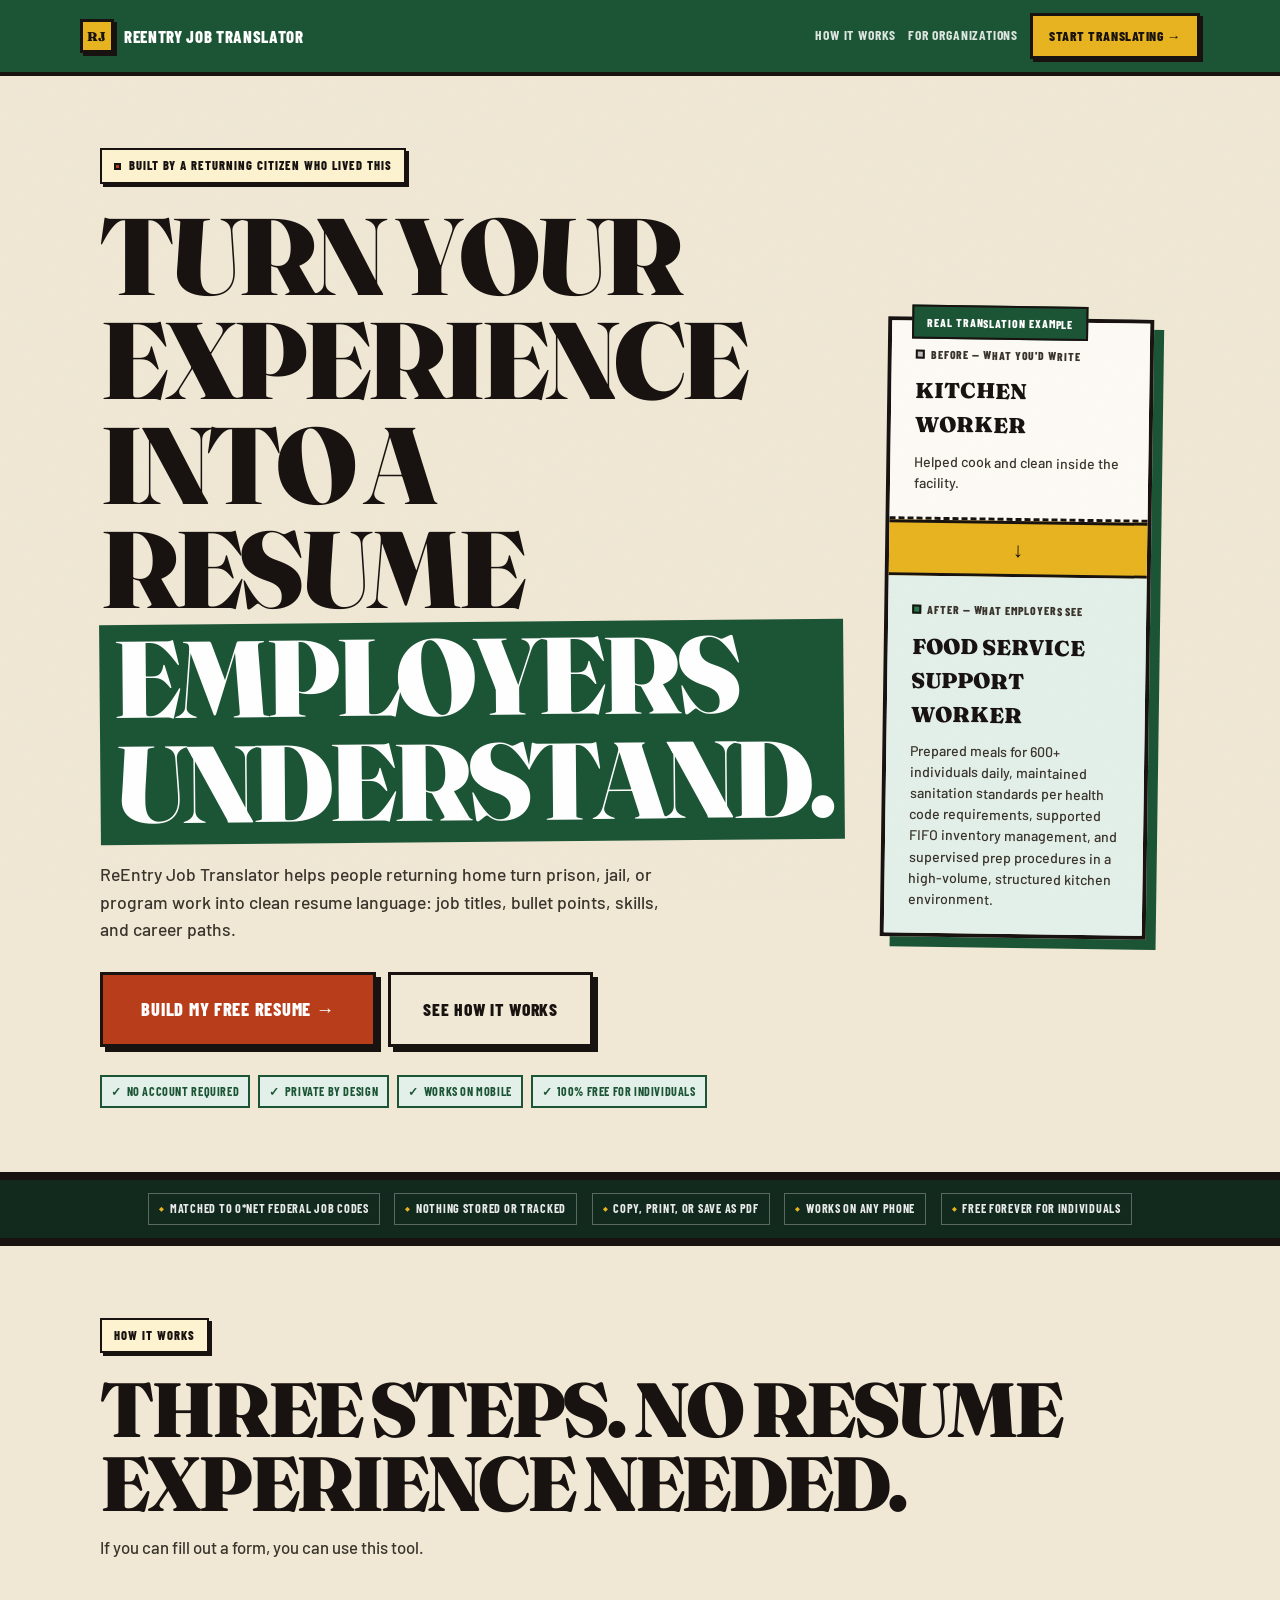
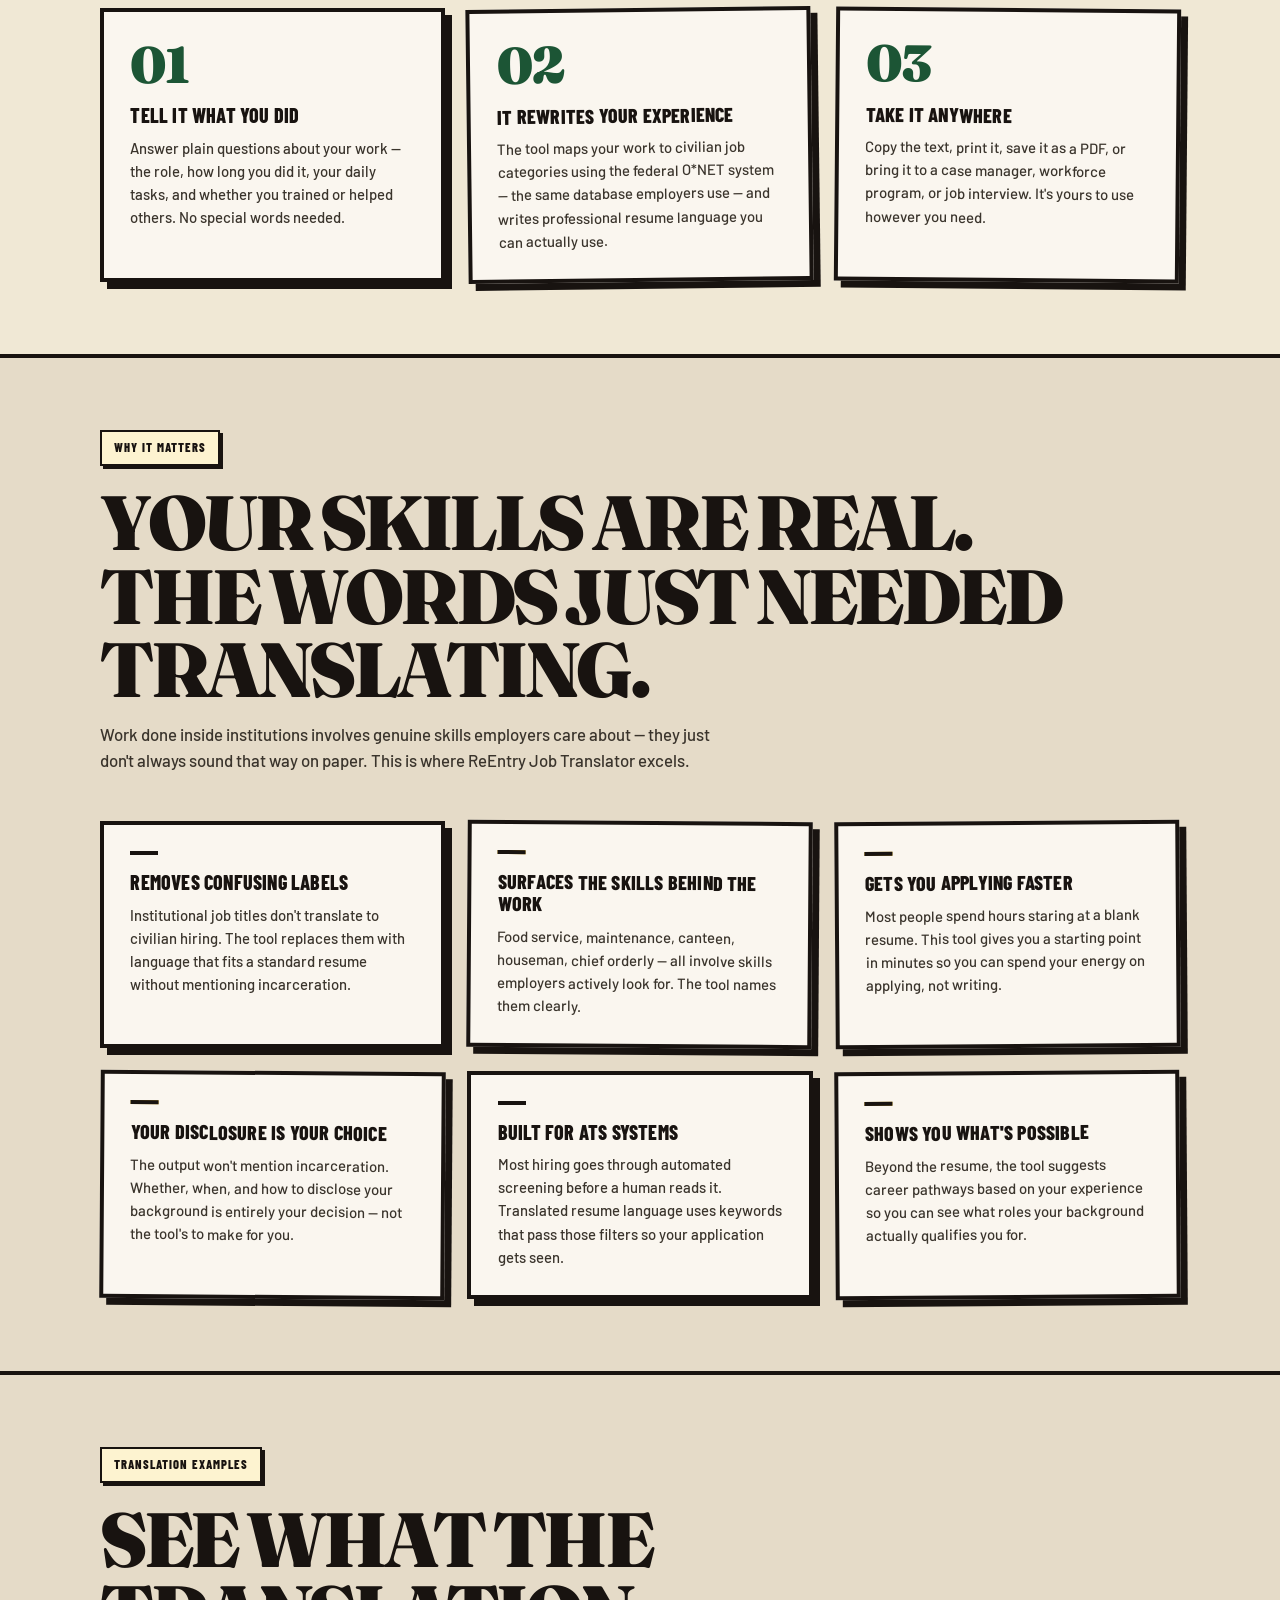
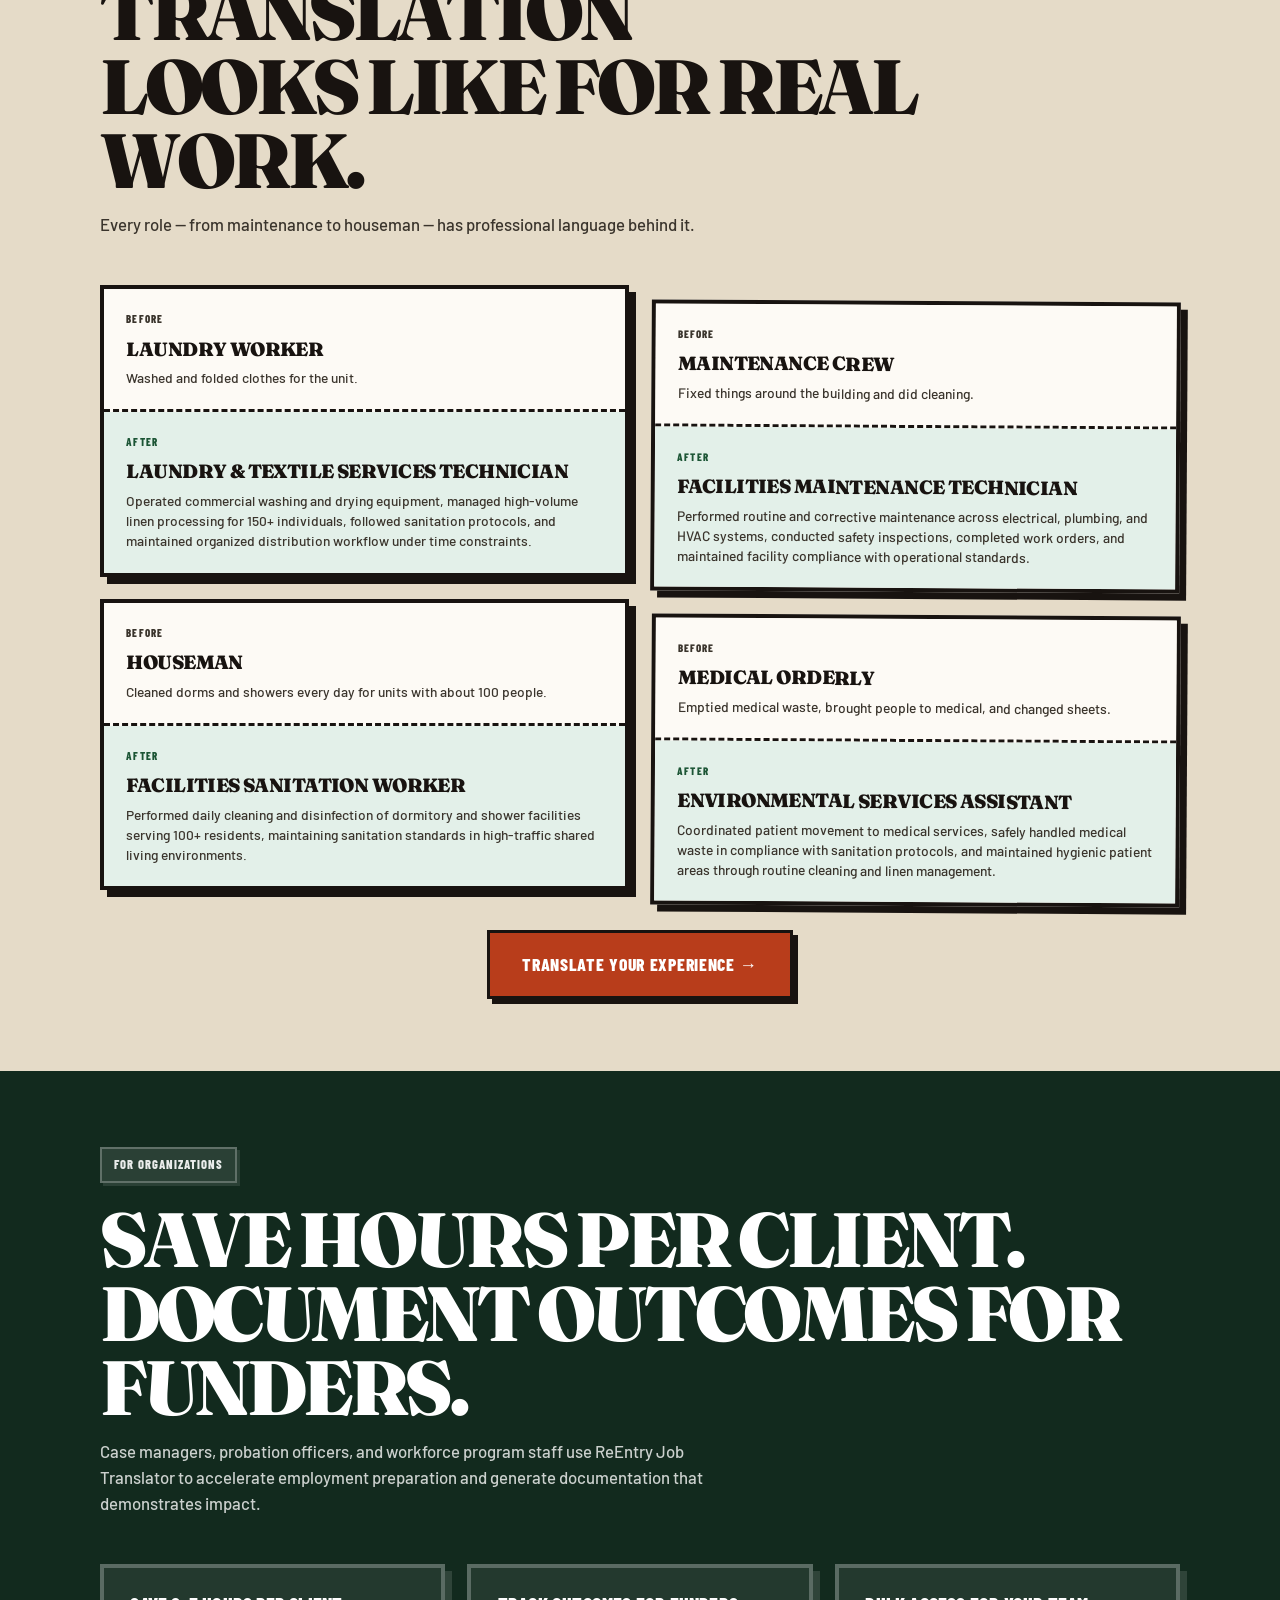
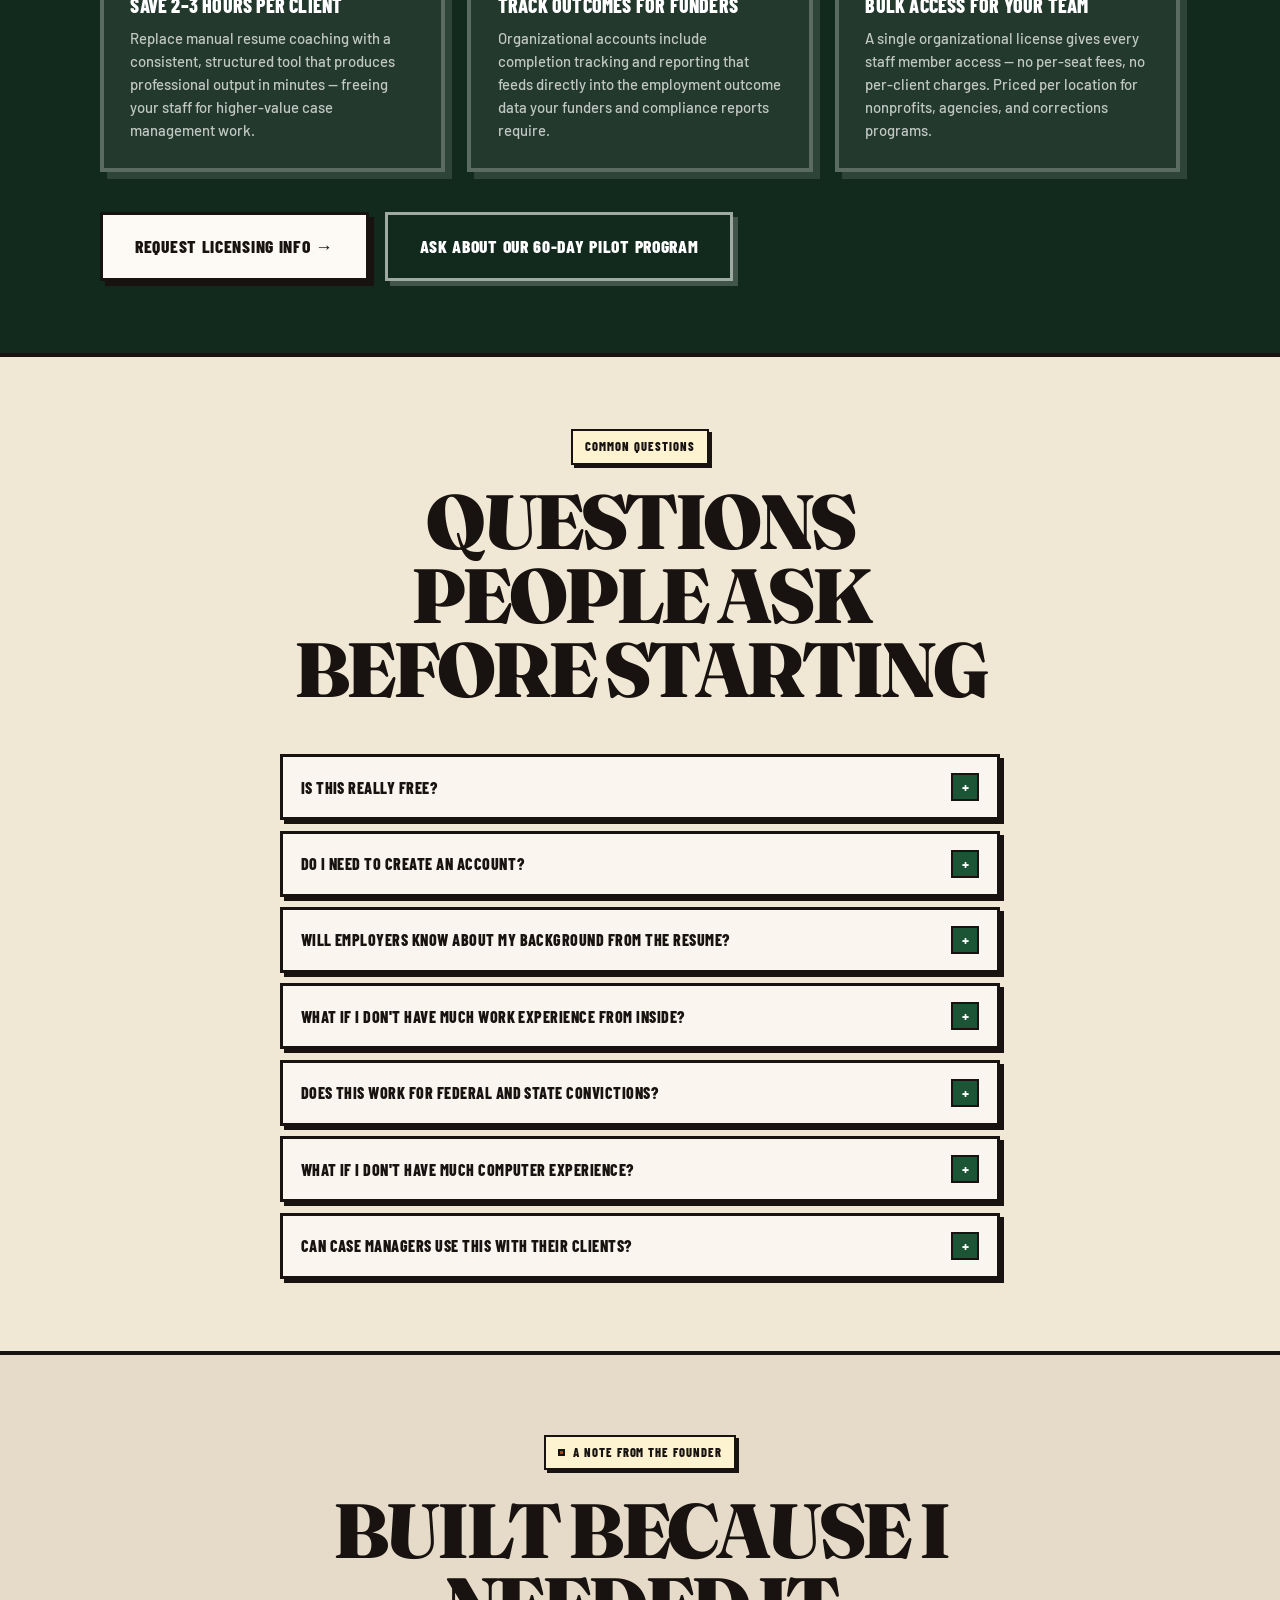
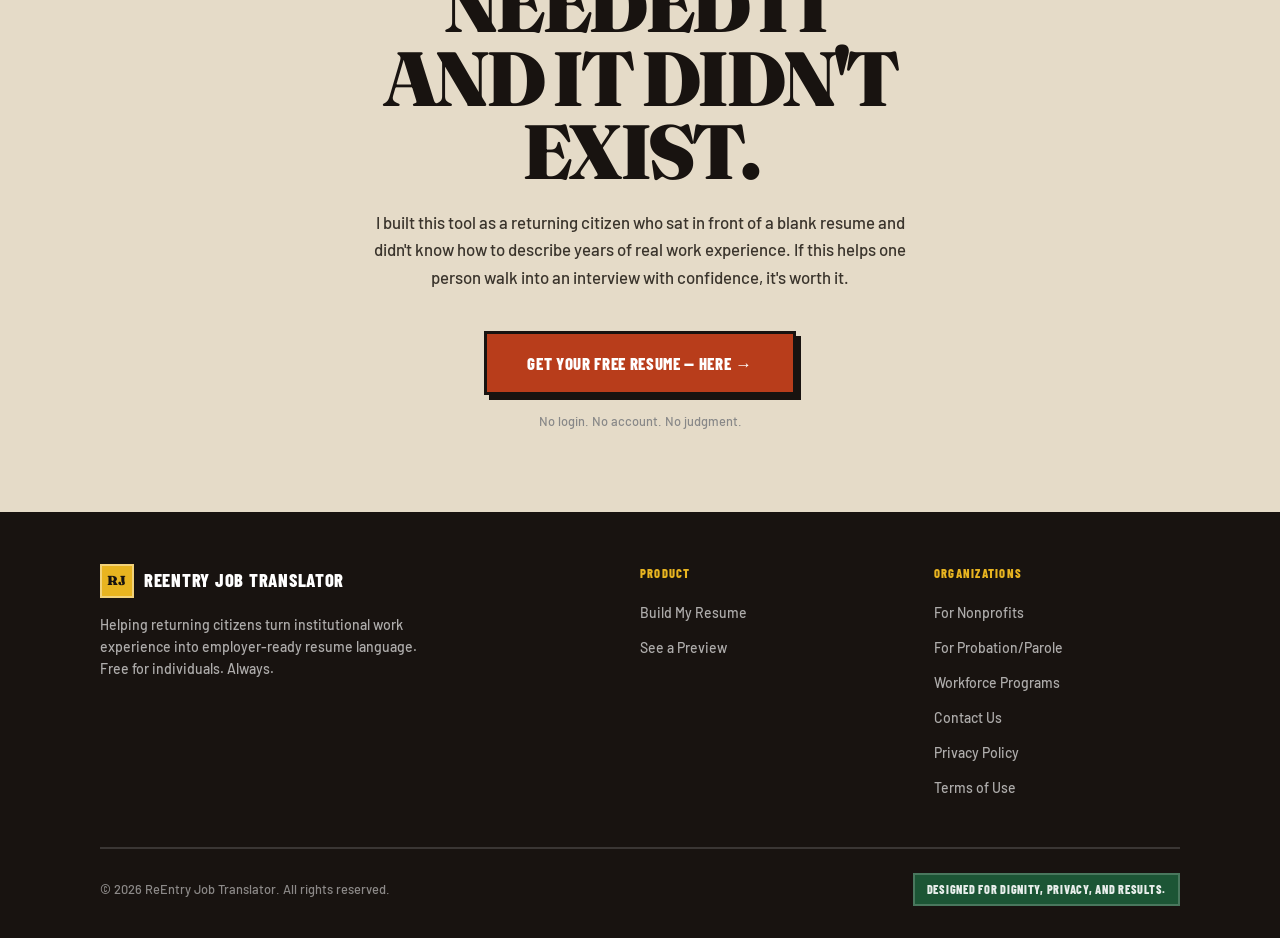
<file: index.html>
<!DOCTYPE html>
<html lang="en">
<head>
<meta charset="UTF-8">
<meta name="viewport" content="width=device-width, initial-scale=1.0">
<title>ReEntry Job Translator | Free Resume Builder for Returning Citizens</title>
<meta name="description" content="Turn your prison, jail, or program work experience into employer-ready resume language. Free for individuals. Built by a returning citizen. No account required.">
<meta property="og:title" content="ReEntry Job Translator — Turn Your Experience Into a Resume Employers Understand">
<meta property="og:description" content="Free resume tool for returning citizens. Translates institutional work into professional job titles, bullet points, and career paths. No login. No judgment.">
<meta property="og:url" content="https://reentryjobtranslator.com">
<meta property="og:type" content="website">
<meta name="twitter:card" content="summary_large_image">
<link rel="preconnect" href="https://fonts.googleapis.com">
<link rel="preconnect" href="https://fonts.gstatic.com" crossorigin>
<link href="https://fonts.googleapis.com/css2?family=Barlow:wght@400;500;600;700&family=Barlow+Condensed:wght@500;600;700;800&family=Fraunces:ital,opsz,wght@0,9..144,400;0,9..144,700;0,9..144,900;1,9..144,400&display=swap" rel="stylesheet">
<style>
/* ── Civic / Cooperative ReEntry — Design v2 ─────────────────────── */
:root {
  --ink:        #181310;
  --ink-soft:   #3a342c;
  --cream:      #f0e8d5;
  --cream-alt:  #e5dbc8;
  --cream-card: #faf6ef;
  --white:      #fdfaf5;
  --green:      #1c5535;
  --green-mid:  #2a7a4e;
  --green-pale: #e3f0e9;
  --rust:       #b83d1b;
  --rust-pale:  #f5ebe6;
  --gold:       #c99c18;
  --gold-bright:#e8b420;
  --gold-pale:  #fdf3d0;
  --org-bg:     #122a1e;
  --border:     var(--ink);
}

*, *::before, *::after { box-sizing: border-box; margin: 0; padding: 0; }
html { scroll-behavior: smooth; }

body {
  font-family: 'Barlow', Arial, sans-serif;
  background: var(--cream);
  color: var(--ink);
  font-size: 16px;
  line-height: 1.58;
  -webkit-font-smoothing: antialiased;
  position: relative;
}

/* Grain overlay — printed feel */
body::before {
  content: '';
  position: fixed;
  inset: 0;
  background-image: url("data:image/svg+xml,%3Csvg xmlns='http://www.w3.org/2000/svg' width='200' height='200'%3E%3Cfilter id='n'%3E%3CfeTurbulence type='fractalNoise' baseFrequency='0.75' numOctaves='4' stitchTiles='stitch'/%3E%3C/filter%3E%3Crect width='200' height='200' filter='url(%23n)' opacity='0.035'/%3E%3C/svg%3E");
  pointer-events: none;
  z-index: 9999;
  mix-blend-mode: multiply;
}

a { color: inherit; text-decoration: none; }
p { color: var(--ink-soft); font-weight: 500; }

h1, h2, h3 {
  font-family: 'Fraunces', Georgia, serif;
  line-height: 0.96;
  letter-spacing: -0.045em;
  color: var(--ink);
}

h1 {
  font-size: clamp(3rem, 9vw, 6.8rem);
  font-weight: 900;
  text-transform: uppercase;
}

h2 {
  font-size: clamp(2.2rem, 6vw, 5rem);
  font-weight: 900;
  text-transform: uppercase;
}

h3 {
  font-family: 'Barlow Condensed', Arial Narrow, sans-serif;
  font-size: 1.25rem;
  font-weight: 800;
  text-transform: uppercase;
  letter-spacing: 0.01em;
  line-height: 1.1;
}

/* ── Layout ────────────────────────────────────────────────────────── */
.container       { max-width: 1120px; margin: 0 auto; padding: 0 1.25rem; }
.container-narrow{ max-width: 760px;  margin: 0 auto; padding: 0 1.25rem; }

section {
  padding: 4.5rem 0;
  border-top: 4px solid var(--ink);
}

/* ── Nav ─────────────────────────────────────────────────────────── */
nav {
  position: sticky;
  top: 0;
  z-index: 100;
  background: var(--green);
  border-bottom: 4px solid var(--ink);
  padding: 0.8rem 1rem;
}

.nav-inner {
  max-width: 1120px;
  margin: 0 auto;
  display: flex;
  align-items: center;
  justify-content: space-between;
  gap: 1rem;
}

.nav-logo {
  font-family: 'Barlow Condensed', Arial Narrow, sans-serif;
  font-size: 1.05rem;
  font-weight: 800;
  color: #fff;
  display: flex;
  align-items: center;
  gap: 10px;
  text-transform: uppercase;
  letter-spacing: 0.04em;
}

.nav-logo-mark {
  width: 34px;
  height: 34px;
  background: var(--gold-bright);
  border: 3px solid var(--ink);
  color: var(--ink);
  display: flex;
  align-items: center;
  justify-content: center;
  font-size: 0.8rem;
  font-weight: 900;
  box-shadow: 3px 3px 0 var(--ink);
  font-family: 'Fraunces', Georgia, serif;
}

.nav-right { display: flex; align-items: center; gap: 0.75rem; flex-wrap: wrap; }

.nav-link {
  font-family: 'Barlow Condensed', Arial Narrow, sans-serif;
  font-size: 0.85rem;
  font-weight: 700;
  color: rgba(255,255,255,0.85);
  text-transform: uppercase;
  letter-spacing: 0.06em;
  border-bottom: 2px solid transparent;
  transition: color 0.15s, border-color 0.15s;
}

.nav-link:hover { color: #fff; border-bottom-color: var(--gold-bright); }

.nav-cta {
  background: var(--gold-bright);
  color: var(--ink);
  font-family: 'Barlow Condensed', Arial Narrow, sans-serif;
  font-size: 0.85rem;
  font-weight: 800;
  padding: 0.6rem 1rem;
  border: 3px solid var(--ink);
  text-transform: uppercase;
  letter-spacing: 0.04em;
  box-shadow: 3px 3px 0 var(--ink);
  white-space: nowrap;
  transition: transform 0.1s, box-shadow 0.1s;
}

.nav-cta:hover {
  transform: translate(2px, 2px);
  box-shadow: 1px 1px 0 var(--ink);
}

/* ── Tags ───────────────────────────────────────────────────────── */
.founder-tag,
.section-tag {
  display: inline-flex;
  align-items: center;
  gap: 8px;
  background: var(--gold-pale);
  border: 2.5px solid var(--ink);
  padding: 6px 12px;
  font-family: 'Barlow Condensed', Arial Narrow, sans-serif;
  font-size: 0.78rem;
  font-weight: 800;
  color: var(--ink);
  margin-bottom: 1.25rem;
  text-transform: uppercase;
  letter-spacing: 0.08em;
  box-shadow: 3px 3px 0 var(--ink);
}

.founder-tag::before {
  content: '';
  width: 7px;
  height: 7px;
  background: var(--rust);
  border: 2px solid var(--ink);
  flex-shrink: 0;
}

/* ── Buttons ──────────────────────────────────────────────────────── */
.btn-primary,
.btn-ghost,
.btn-terra,
.btn-white,
.btn-white-ghost {
  display: inline-flex;
  align-items: center;
  justify-content: center;
  gap: 10px;
  font-family: 'Barlow Condensed', Arial Narrow, sans-serif;
  font-weight: 800;
  font-size: 1.1rem;
  letter-spacing: 0.04em;
  padding: 1.1rem 2rem;
  border: 3.5px solid var(--ink);
  cursor: pointer;
  text-transform: uppercase;
  box-shadow: 5px 5px 0 var(--ink);
  transition: transform 0.1s ease, box-shadow 0.1s ease;
  min-height: 60px;
}

.btn-primary,
.btn-terra {
  background: var(--rust);
  color: white;
}

.btn-ghost {
  background: var(--cream);
  color: var(--ink);
}

.btn-white {
  background: var(--white);
  color: var(--ink);
}

.btn-white-ghost {
  background: transparent;
  color: white;
  border-color: rgba(255,255,255,0.6);
  box-shadow: 5px 5px 0 rgba(255,255,255,0.2);
}

.btn-primary:hover,
.btn-ghost:hover,
.btn-terra:hover,
.btn-white:hover {
  transform: translate(2px, 2px);
  box-shadow: 2px 2px 0 var(--ink);
}

.btn-white-ghost:hover {
  transform: translate(2px, 2px);
  box-shadow: 2px 2px 0 rgba(255,255,255,0.2);
  border-color: white;
}

/* ── Hero ────────────────────────────────────────────────────────── */
.hero {
  padding: 4.5rem 0 4rem;
  background: var(--cream);
  border-top: none;
  border-bottom: 4px solid var(--ink);
  overflow: hidden;
}

.hero-grid {
  display: grid;
  grid-template-columns: 1.1fr 0.9fr;
  gap: 2.5rem;
  align-items: center;
}

.hero-eyebrow {
  display: flex;
  align-items: center;
  gap: 0.75rem;
  margin-bottom: 1.1rem;
}

.hero-eyebrow-line {
  width: 32px;
  height: 3px;
  background: var(--green);
}

.hero-headline {
  margin-bottom: 1.25rem;
}

.hero-headline em {
  display: inline-block;
  background: var(--green);
  color: #fff;
  padding: 0.02em 0.12em 0.08em;
  font-style: normal;
  transform: rotate(-0.5deg);
}

.hero-sub {
  font-size: 1.1rem;
  margin-bottom: 1.8rem;
  max-width: 560px;
  line-height: 1.55;
  font-weight: 500;
  color: var(--ink-soft);
}

.hero-actions {
  display: flex;
  flex-wrap: wrap;
  gap: 12px;
  margin-bottom: 1.75rem;
}

.hero-actions .btn-primary {
  font-size: 1.15rem;
  padding: 1.25rem 2.4rem;
  min-height: 68px;
}

.hero-trust {
  display: flex;
  flex-wrap: wrap;
  gap: 0.5rem;
  font-family: 'Barlow Condensed', Arial Narrow, sans-serif;
  font-size: 0.76rem;
  color: var(--ink);
  font-weight: 700;
  text-transform: uppercase;
  letter-spacing: 0.05em;
}

.hero-trust span {
  display: inline-flex;
  align-items: center;
  gap: 5px;
  background: var(--green-pale);
  border: 2px solid var(--green);
  padding: 5px 9px;
  color: var(--green);
}

.hero-trust span::before {
  content: '✓';
  font-weight: 900;
}

/* ── Before/After Card ───────────────────────────────────────────── */
.transform-card {
  background: var(--cream-card);
  border: 4px solid var(--ink);
  box-shadow: 10px 10px 0 var(--green);
  overflow: visible;
  position: relative;
  transform: rotate(0.8deg);
}

.transform-label {
  position: absolute;
  top: -16px;
  left: 20px;
  background: var(--green);
  color: #fff;
  font-family: 'Barlow Condensed', Arial Narrow, sans-serif;
  font-size: 0.72rem;
  font-weight: 800;
  letter-spacing: 0.08em;
  text-transform: uppercase;
  padding: 6px 13px;
  border: 2.5px solid var(--ink);
  white-space: nowrap;
}

.transform-before,
.transform-after {
  padding: 1.5rem;
}

.transform-before {
  background: var(--white);
  border-bottom: 3px dashed var(--ink);
}

.transform-after {
  background: var(--green-pale);
}

.transform-tag {
  font-family: 'Barlow Condensed', Arial Narrow, sans-serif;
  font-size: 0.72rem;
  font-weight: 800;
  letter-spacing: 0.08em;
  text-transform: uppercase;
  margin-bottom: 0.7rem;
  display: flex;
  align-items: center;
  gap: 6px;
  color: var(--ink-soft);
}

.transform-tag .dot {
  width: 9px;
  height: 9px;
  border: 2px solid var(--ink);
}

.transform-tag.before .dot { background: #bbb; }
.transform-tag.after  .dot { background: var(--green-mid); }

.transform-title {
  font-family: 'Fraunces', Georgia, serif;
  font-size: 1.35rem;
  font-weight: 900;
  margin-bottom: 0.5rem;
  color: var(--ink);
  text-transform: uppercase;
}

.transform-desc {
  font-size: 0.88rem;
  color: var(--ink-soft);
  line-height: 1.5;
  font-weight: 500;
}

.transform-arrow {
  text-align: center;
  padding: 0.55rem;
  background: var(--gold-bright);
  color: var(--ink);
  font-size: 1.3rem;
  font-weight: 900;
  border-bottom: 3px solid var(--ink);
  border-top: 3px solid var(--ink);
}

/* ── Trust bar ───────────────────────────────────────────────────── */
.trust-bar {
  background: var(--org-bg);
  color: white;
  padding: 13px 0;
  border-top: 4px solid var(--ink);
  border-bottom: 4px solid var(--ink);
}

.trust-bar-inner {
  display: flex;
  flex-wrap: wrap;
  justify-content: center;
  gap: 0.6rem 0.9rem;
}

.trust-item {
  color: rgba(255,255,255,0.9);
  font-family: 'Barlow Condensed', Arial Narrow, sans-serif;
  font-weight: 700;
  text-transform: uppercase;
  font-size: 0.76rem;
  letter-spacing: 0.06em;
  border: 1.5px solid rgba(255,255,255,0.3);
  padding: 5px 10px;
  display: flex;
  align-items: center;
  gap: 5px;
}

.trust-item::before {
  content: '◆';
  font-size: 0.4rem;
  color: var(--gold-bright);
}

/* ── Section headers ─────────────────────────────────────────────── */
.section-header { margin-bottom: 0.75rem; }

.section-header p {
  font-size: 1.05rem;
  max-width: 640px;
  font-weight: 500;
  color: var(--ink-soft);
  margin-top: 0.85rem;
  line-height: 1.55;
}

/* ── Grids & Cards ───────────────────────────────────────────────── */
.steps-grid,
.why-grid,
.examples-grid,
.org-grid {
  display: grid;
  gap: 1.4rem;
  margin-top: 3rem;
}

.steps-grid    { grid-template-columns: repeat(3, 1fr); }
.why-grid      { grid-template-columns: repeat(3, 1fr); }
.examples-grid { grid-template-columns: repeat(2, 1fr); }
.org-grid      { grid-template-columns: repeat(3, 1fr); }

.step-card,
.why-card,
.example-card,
.org-card,
.email-card {
  border: 4px solid var(--ink);
  background: var(--cream-card);
  box-shadow: 7px 7px 0 var(--ink);
}

.step-card,
.why-card,
.org-card {
  padding: 1.65rem;
}

.step-card:nth-child(2) { transform: rotate(-0.7deg); }
.step-card:nth-child(3) { transform: rotate(0.5deg); }
.why-card:nth-child(2n) { transform: rotate(0.4deg); }
.why-card:nth-child(3n) { transform: rotate(-0.4deg); }
.example-card:nth-child(2n) { transform: translateY(16px) rotate(0.35deg); }

.step-card:hover,
.why-card:hover,
.example-card:hover {
  transform: translate(2px, 2px);
  box-shadow: 3px 3px 0 var(--ink);
}

.step-num {
  font-family: 'Fraunces', Georgia, serif;
  font-size: 3.2rem;
  font-weight: 900;
  color: var(--green);
  line-height: 1;
  margin-bottom: 0.9rem;
  letter-spacing: -0.04em;
}

.step-card h3,
.why-card h3,
.org-card h3 {
  color: var(--ink);
  margin-bottom: 0.65rem;
}

.step-card p,
.why-card p,
.org-card p {
  font-size: 0.93rem;
  font-weight: 500;
  color: var(--ink-soft);
  line-height: 1.55;
}

/* ── Why icons ─────────────────────────────────────────────────────── */
.why-icon {
  width: 28px;
  height: 4px;
  background: var(--gold-bright);
  border: 2px solid var(--ink);
  margin-bottom: 1rem;
}

/* ── Sections with alt background ───────────────────────────────── */
.alt-bg {
  background: var(--cream-alt);
}

/* ── Examples ────────────────────────────────────────────────────── */
.examples-section {
  background: var(--cream-alt);
}

.example-card { overflow: hidden; }

.example-before,
.example-after {
  padding: 1.3rem 1.4rem;
}

.example-before {
  border-bottom: 3px dashed var(--ink);
  background: var(--white);
}

.example-after {
  background: var(--green-pale);
}

.example-row-label {
  font-family: 'Barlow Condensed', Arial Narrow, sans-serif;
  font-size: 0.68rem;
  font-weight: 800;
  letter-spacing: 0.1em;
  text-transform: uppercase;
  margin-bottom: 0.4rem;
}

.example-row-label.b { color: var(--ink-soft); }
.example-row-label.a { color: var(--green); }

.example-title {
  font-family: 'Fraunces', Georgia, serif;
  font-size: 1.2rem;
  font-weight: 900;
  color: var(--ink);
  margin-bottom: 4px;
  text-transform: uppercase;
  letter-spacing: -0.03em;
}

.example-desc {
  font-size: 0.86rem;
  color: var(--ink-soft);
  line-height: 1.48;
  font-weight: 500;
}

/* ── Organizations ───────────────────────────────────────────────── */
.org-section {
  background: var(--org-bg);
  color: #fff;
  border-top-color: var(--org-bg);
}

.org-section h2,
.org-section h3 {
  color: #fff;
}

.org-section .section-header p {
  color: rgba(255,255,255,0.78);
}

.org-section p {
  color: rgba(255,255,255,0.78);
}

.org-card {
  background: rgba(255,255,255,0.07);
  border-color: rgba(255,255,255,0.25);
  box-shadow: 7px 7px 0 rgba(255,255,255,0.12);
}

.org-card h3 { color: #fff; }
.org-card p  { color: rgba(255,255,255,0.72); }

.org-cta-row {
  display: flex;
  flex-wrap: wrap;
  gap: 1rem;
  margin-top: 2.5rem;
}

/* ── FAQ ─────────────────────────────────────────────────────────── */
.faq-section { background: var(--cream); }

.faq-list {
  max-width: 760px;
  margin: 3rem auto 0;
  display: flex;
  flex-direction: column;
  gap: 0.65rem;
}

.faq-item {
  border: 3.5px solid var(--ink);
  background: var(--cream-card);
  box-shadow: 4px 4px 0 var(--ink);
}

.faq-q {
  display: flex;
  justify-content: space-between;
  align-items: center;
  padding: 1rem 1.1rem;
  cursor: pointer;
  font-family: 'Barlow Condensed', Arial Narrow, sans-serif;
  font-weight: 800;
  font-size: 1rem;
  letter-spacing: 0.03em;
  color: var(--ink);
  gap: 1rem;
  user-select: none;
  list-style: none;
  text-transform: uppercase;
}

.faq-q::-webkit-details-marker { display: none; }

.faq-icon {
  width: 28px;
  height: 28px;
  min-width: 28px;
  background: var(--green);
  border: 2.5px solid var(--ink);
  display: flex;
  align-items: center;
  justify-content: center;
  font-size: 1rem;
  color: white;
  transition: transform 0.2s, background 0.2s;
  font-weight: 700;
  line-height: 1;
}

details[open] .faq-icon {
  transform: rotate(45deg);
  background: var(--rust);
}

.faq-a {
  padding: 0 1.1rem 1.2rem;
  font-size: 0.93rem;
  color: var(--ink-soft);
  line-height: 1.62;
  max-width: 95%;
  font-weight: 500;
}

/* ── Footer ──────────────────────────────────────────────────────── */
footer {
  background: var(--ink);
  color: rgba(255,255,255,0.72);
  padding: 3rem 0 2rem;
  border-top: 4px solid var(--ink);
}

.footer-inner {
  display: grid;
  grid-template-columns: 2fr 1fr 1fr;
  gap: 3rem;
  margin-bottom: 3rem;
}

.footer-logo {
  font-family: 'Barlow Condensed', Arial Narrow, sans-serif;
  font-size: 1.15rem;
  font-weight: 800;
  color: #fff;
  display: flex;
  align-items: center;
  gap: 10px;
  margin-bottom: 1rem;
  text-transform: uppercase;
  letter-spacing: 0.04em;
}

.footer-logo-mark {
  width: 34px;
  height: 34px;
  background: var(--gold-bright);
  border: 2.5px solid rgba(255,255,255,0.4);
  display: flex;
  align-items: center;
  justify-content: center;
  font-family: 'Fraunces', Georgia, serif;
  font-size: 0.82rem;
  font-weight: 900;
  color: var(--ink);
}

.footer-tagline {
  font-size: 0.88rem;
  line-height: 1.58;
  max-width: 320px;
  color: rgba(255,255,255,0.65);
  font-weight: 500;
}

.footer-col h4 {
  font-family: 'Barlow Condensed', Arial Narrow, sans-serif;
  color: var(--gold-bright);
  font-size: 0.78rem;
  font-weight: 800;
  letter-spacing: 0.1em;
  text-transform: uppercase;
  margin-bottom: 1rem;
}

.footer-links {
  list-style: none;
  display: flex;
  flex-direction: column;
  gap: 0.6rem;
}

.footer-links a {
  color: rgba(255,255,255,0.65);
  font-size: 0.875rem;
  font-weight: 500;
  transition: color 0.15s;
}

.footer-links a:hover { color: #fff; }

.footer-bottom {
  border-top: 2px solid rgba(255,255,255,0.15);
  padding-top: 1.5rem;
  display: flex;
  justify-content: space-between;
  align-items: center;
  flex-wrap: wrap;
  gap: 1rem;
}

.footer-bottom p {
  font-size: 0.8rem;
  color: rgba(255,255,255,0.5);
}

.footer-mission {
  font-family: 'Barlow Condensed', Arial Narrow, sans-serif;
  font-size: 0.76rem;
  background: var(--green);
  border: 2px solid rgba(255,255,255,0.2);
  padding: 5px 12px;
  color: rgba(255,255,255,0.9);
  font-weight: 800;
  text-transform: uppercase;
  letter-spacing: 0.06em;
}

/* ── Email capture ───────────────────────────────────────────────── */
.email-card {
  padding: 2rem 2rem;
  background: var(--gold-pale);
  border-color: var(--ink);
  max-width: 620px;
  margin: 2.5rem auto 0;
  transform: rotate(-0.3deg);
}

.email-card h3 {
  margin-bottom: 0.5rem;
  color: var(--ink);
}

.email-card p {
  font-size: 0.93rem;
  margin-bottom: 1.25rem;
}

.email-row {
  display: flex;
  gap: 0.6rem;
  flex-wrap: wrap;
}

.email-row input[type="email"] {
  flex: 1;
  min-width: 200px;
  font-family: 'Barlow', sans-serif;
  font-size: 0.95rem;
  font-weight: 500;
  padding: 0.85rem 1rem;
  border: 3px solid var(--ink);
  background: var(--white);
  color: var(--ink);
  outline: none;
}

.email-row input[type="email"]::placeholder { color: #999; }
.email-row input[type="email"]:focus { border-color: var(--green); }

.email-row button {
  font-family: 'Barlow Condensed', Arial Narrow, sans-serif;
  font-size: 0.95rem;
  font-weight: 800;
  letter-spacing: 0.04em;
  padding: 0.85rem 1.4rem;
  background: var(--green);
  color: #fff;
  border: 3px solid var(--ink);
  box-shadow: 4px 4px 0 var(--ink);
  cursor: pointer;
  text-transform: uppercase;
  transition: transform 0.1s, box-shadow 0.1s;
}

.email-row button:hover {
  transform: translate(2px, 2px);
  box-shadow: 1px 1px 0 var(--ink);
}

/* ── Animations ──────────────────────────────────────────────────── */
@keyframes fadeUp {
  from { opacity: 0; transform: translateY(12px); }
  to   { opacity: 1; transform: translateY(0); }
}
.fade-up   { animation: fadeUp 0.38s ease forwards; }
.fade-up-1 { animation-delay: 0.06s; opacity: 0; }
.fade-up-2 { animation-delay: 0.12s; opacity: 0; }
.fade-up-3 { animation-delay: 0.18s; opacity: 0; }
.fade-up-4 { animation-delay: 0.24s; opacity: 0; }

/* ── Responsive ──────────────────────────────────────────────────── */
@media (max-width: 900px) {
  .steps-grid,
  .why-grid,
  .org-grid   { grid-template-columns: 1fr 1fr; }
  .hero-grid  { grid-template-columns: 1fr; }
  .transform-card { transform: none; }
  .footer-inner { grid-template-columns: 1fr 1fr; }
  .footer-brand { grid-column: 1 / -1; }
}

@media (max-width: 600px) {
  section { padding: 3rem 0; }

  h1 { font-size: clamp(2.6rem, 14vw, 4.5rem); }
  h2 { font-size: clamp(2rem, 11vw, 3.2rem); }

  nav { position: static; }
  .nav-inner { align-items: flex-start; }
  .nav-right .nav-link { display: none; }
  .nav-cta { font-size: 0.75rem; padding: 0.55rem 0.8rem; }

  .steps-grid,
  .why-grid,
  .examples-grid,
  .org-grid   { grid-template-columns: 1fr; }

  .step-card:nth-child(2),
  .step-card:nth-child(3),
  .why-card:nth-child(2n),
  .why-card:nth-child(3n),
  .example-card:nth-child(2n) { transform: none; }

  .hero-actions,
  .email-row,
  .org-cta-row { flex-direction: column; }

  .hero-actions a,
  .email-row button,
  .org-cta-row a { width: 100%; }

  .footer-inner  { grid-template-columns: 1fr; }
  .footer-bottom { flex-direction: column; align-items: flex-start; }

  .email-card { transform: none; }

  .btn-primary,
  .btn-ghost,
  .btn-terra,
  .btn-white,
  .btn-white-ghost { font-size: 1rem; padding: 1rem 1.4rem; min-height: 56px; }
}
</style>
</head>
<body>

<!-- ── Nav ───────────────────────────────────────────────────────── -->
<nav>
  <div class="nav-inner">
    <a href="/index.html" class="nav-logo">
      <div class="nav-logo-mark">RJ</div>
      ReEntry Job Translator
    </a>
    <div class="nav-right">
      <a href="/resume_preview.html" class="nav-link">How it works</a>
      <a href="/organizations.html" class="nav-link">For organizations</a>
      <a href="/resume.html" class="nav-cta">Start translating →</a>
    </div>
  </div>
</nav>

<!-- ── Hero ──────────────────────────────────────────────────────── -->
<section class="hero">
  <div class="container">
    <div class="hero-grid">
      <div>
        <div class="founder-tag fade-up">Built by a returning citizen who lived this</div>
        <h1 class="hero-headline fade-up fade-up-1">
          Turn your experience<br>into a resume <em>employers understand.</em>
        </h1>
        <p class="hero-sub fade-up fade-up-2">
          ReEntry Job Translator helps people returning home turn prison, jail, or program work into clean resume language: job titles, bullet points, skills, and career paths.
        </p>
        <div class="hero-actions fade-up fade-up-3">
          <a href="/resume.html" class="btn-primary">Build My Free Resume →</a>
          <a href="/resume_preview.html" class="btn-ghost">See how it works</a>
        </div>
        <div class="hero-trust fade-up fade-up-4">
          <span>No account required</span>
          <span>Private by design</span>
          <span>Works on mobile</span>
          <span>100% free for individuals</span>
        </div>
      </div>

      <!-- Before / After card -->
      <div class="fade-up fade-up-2">
        <div class="transform-card">
          <div class="transform-label">Real translation example</div>
          <div class="transform-before">
            <div class="transform-tag before">
              <div class="dot"></div>
              Before — what you'd write
            </div>
            <div class="transform-title">Kitchen worker</div>
            <div class="transform-desc">Helped cook and clean inside the facility.</div>
          </div>
          <div class="transform-arrow">↓</div>
          <div class="transform-after">
            <div class="transform-tag after">
              <div class="dot"></div>
              After — what employers see
            </div>
            <div class="transform-title">Food Service Support Worker</div>
            <div class="transform-desc">
              Prepared meals for 600+ individuals daily, maintained sanitation standards per health code requirements, supported FIFO inventory management, and supervised prep procedures in a high-volume, structured kitchen environment.
            </div>
          </div>
        </div>
      </div>
    </div>
  </div>
</section>

<!-- ── Trust bar ──────────────────────────────────────────────────── -->
<div class="trust-bar">
  <div class="container">
    <div class="trust-bar-inner">
      <div class="trust-item">Matched to O*NET federal job codes</div>
      <div class="trust-item">Nothing stored or tracked</div>
      <div class="trust-item">Copy, print, or save as PDF</div>
      <div class="trust-item">Works on any phone</div>
      <div class="trust-item">Free forever for individuals</div>
    </div>
  </div>
</div>

<!-- ── How it works ───────────────────────────────────────────────── -->
<section id="how-it-works">
  <div class="container">
    <div class="section-tag">How it works</div>
    <div class="section-header">
      <h2>Three steps. No resume<br>experience needed.</h2>
      <p>If you can fill out a form, you can use this tool.</p>
    </div>
    <div class="steps-grid">
      <div class="step-card">
        <div class="step-num">01</div>
        <h3>Tell it what you did</h3>
        <p>Answer plain questions about your work — the role, how long you did it, your daily tasks, and whether you trained or helped others. No special words needed.</p>
      </div>
      <div class="step-card">
        <div class="step-num">02</div>
        <h3>It rewrites your experience</h3>
        <p>The tool maps your work to civilian job categories using the federal O*NET system — the same database employers use — and writes professional resume language you can actually use.</p>
      </div>
      <div class="step-card">
        <div class="step-num">03</div>
        <h3>Take it anywhere</h3>
        <p>Copy the text, print it, save it as a PDF, or bring it to a case manager, workforce program, or job interview. It's yours to use however you need.</p>
      </div>
    </div>
  </div>
</section>

<!-- ── Why it matters ─────────────────────────────────────────────── -->
<section class="alt-bg">
  <div class="container">
    <div class="section-tag">Why it matters</div>
    <div class="section-header">
      <h2>Your skills are real.<br>The words just needed translating.</h2>
      <p>Work done inside institutions involves genuine skills employers care about — they just don't always sound that way on paper. This is where ReEntry Job Translator excels.</p>
    </div>
    <div class="why-grid">
      <div class="why-card">
        <div class="why-icon"></div>
        <h3>Removes confusing labels</h3>
        <p>Institutional job titles don't translate to civilian hiring. The tool replaces them with language that fits a standard resume without mentioning incarceration.</p>
      </div>
      <div class="why-card">
        <div class="why-icon"></div>
        <h3>Surfaces the skills behind the work</h3>
        <p>Food service, maintenance, canteen, houseman, chief orderly — all involve skills employers actively look for. The tool names them clearly.</p>
      </div>
      <div class="why-card">
        <div class="why-icon"></div>
        <h3>Gets you applying faster</h3>
        <p>Most people spend hours staring at a blank resume. This tool gives you a starting point in minutes so you can spend your energy on applying, not writing.</p>
      </div>
      <div class="why-card">
        <div class="why-icon"></div>
        <h3>Your disclosure is your choice</h3>
        <p>The output won't mention incarceration. Whether, when, and how to disclose your background is entirely your decision — not the tool's to make for you.</p>
      </div>
      <div class="why-card">
        <div class="why-icon"></div>
        <h3>Built for ATS systems</h3>
        <p>Most hiring goes through automated screening before a human reads it. Translated resume language uses keywords that pass those filters so your application gets seen.</p>
      </div>
      <div class="why-card">
        <div class="why-icon"></div>
        <h3>Shows you what's possible</h3>
        <p>Beyond the resume, the tool suggests career pathways based on your experience so you can see what roles your background actually qualifies you for.</p>
      </div>
    </div>
  </div>
</section>

<!-- ── Examples ───────────────────────────────────────────────────── -->
<section id="examples" class="examples-section">
  <div class="container">
    <div class="section-tag">Translation examples</div>
    <div class="section-header">
      <h2>See what the translation<br>looks like for real work.</h2>
      <p>Every role — from maintenance to houseman — has professional language behind it.</p>
    </div>
    <div class="examples-grid">

      <div class="example-card">
        <div class="example-before">
          <div class="example-row-label b">Before</div>
          <div class="example-title">Laundry worker</div>
          <div class="example-desc">Washed and folded clothes for the unit.</div>
        </div>
        <div class="example-after">
          <div class="example-row-label a">After</div>
          <div class="example-title">Laundry &amp; Textile Services Technician</div>
          <div class="example-desc">Operated commercial washing and drying equipment, managed high-volume linen processing for 150+ individuals, followed sanitation protocols, and maintained organized distribution workflow under time constraints.</div>
        </div>
      </div>

      <div class="example-card">
        <div class="example-before">
          <div class="example-row-label b">Before</div>
          <div class="example-title">Maintenance crew</div>
          <div class="example-desc">Fixed things around the building and did cleaning.</div>
        </div>
        <div class="example-after">
          <div class="example-row-label a">After</div>
          <div class="example-title">Facilities Maintenance Technician</div>
          <div class="example-desc">Performed routine and corrective maintenance across electrical, plumbing, and HVAC systems, conducted safety inspections, completed work orders, and maintained facility compliance with operational standards.</div>
        </div>
      </div>

      <div class="example-card">
        <div class="example-before">
          <div class="example-row-label b">Before</div>
          <div class="example-title">Houseman</div>
          <div class="example-desc">Cleaned dorms and showers every day for units with about 100 people.</div>
        </div>
        <div class="example-after">
          <div class="example-row-label a">After</div>
          <div class="example-title">Facilities Sanitation Worker</div>
          <div class="example-desc">Performed daily cleaning and disinfection of dormitory and shower facilities serving 100+ residents, maintaining sanitation standards in high-traffic shared living environments.</div>
        </div>
      </div>

      <div class="example-card">
        <div class="example-before">
          <div class="example-row-label b">Before</div>
          <div class="example-title">Medical Orderly</div>
          <div class="example-desc">Emptied medical waste, brought people to medical, and changed sheets.</div>
        </div>
        <div class="example-after">
          <div class="example-row-label a">After</div>
          <div class="example-title">Environmental Services Assistant</div>
          <div class="example-desc">Coordinated patient movement to medical services, safely handled medical waste in compliance with sanitation protocols, and maintained hygienic patient areas through routine cleaning and linen management.</div>
        </div>
      </div>

    </div>

    <div style="text-align: center; margin-top: 2.5rem;">
      <a href="/resume.html" class="btn-primary" style="display: inline-flex;">Translate Your Experience →</a>
    </div>
  </div>
</section>

<!-- ── For Organizations ──────────────────────────────────────────── -->
<section id="for-organizations" class="org-section">
  <div class="container">
    <div class="section-tag" style="background: rgba(255,255,255,0.1); color: rgba(255,255,255,0.9); border-color: rgba(255,255,255,0.25); box-shadow: 3px 3px 0 rgba(255,255,255,0.1);">For organizations</div>
    <div class="section-header">
      <h2>Save hours per client.<br>Document outcomes for funders.</h2>
      <p>Case managers, probation officers, and workforce program staff use ReEntry Job Translator to accelerate employment preparation and generate documentation that demonstrates impact.</p>
    </div>
    <div class="org-grid">
      <div class="org-card">
        <h3>Save 2–3 hours per client</h3>
        <p>Replace manual resume coaching with a consistent, structured tool that produces professional output in minutes — freeing your staff for higher-value case management work.</p>
      </div>
      <div class="org-card">
        <h3>Track outcomes for funders</h3>
        <p>Organizational accounts include completion tracking and reporting that feeds directly into the employment outcome data your funders and compliance reports require.</p>
      </div>
      <div class="org-card">
        <h3>Bulk access for your team</h3>
        <p>A single organizational license gives every staff member access — no per-seat fees, no per-client charges. Priced per location for nonprofits, agencies, and corrections programs.</p>
      </div>
    </div>
    <div class="org-cta-row">
      <a href="mailto:info@reentryjobtranslator.com?subject=Organization Licensing Inquiry" class="btn-white">Request Licensing Info →</a>
      <a href="mailto:info@reentryjobtranslator.com?subject=Pilot Program Request" class="btn-white-ghost">Ask about our 60-day pilot program</a>
    </div>
  </div>
</section>

<!-- ── FAQ ────────────────────────────────────────────────────────── -->
<section class="faq-section">
  <div class="container-narrow">
    <div style="text-align: center; margin-bottom: 0;">
      <div class="section-tag" style="display: inline-flex;">Common questions</div>
      <h2>Questions people ask before starting</h2>
    </div>
    <div class="faq-list">

      <details class="faq-item">
        <summary class="faq-q">Is this really free?<div class="faq-icon">+</div></summary>
        <div class="faq-a">Yes — completely free for individuals. No hidden fees, no premium tier, no credit card required. The tool will always be free for people who are returning home and need employment help. Organizational licensing for nonprofits and agencies is separate and helps fund the free individual access.</div>
      </details>

      <details class="faq-item">
        <summary class="faq-q">Do I need to create an account?<div class="faq-icon">+</div></summary>
        <div class="faq-a">No account, no login, no sign-up. You can use the tool completely anonymously. We only ask for your name if you want it included on the resume itself. Nothing about your session is stored on our servers.</div>
      </details>

      <details class="faq-item">
        <summary class="faq-q">Will employers know about my background from the resume?<div class="faq-icon">+</div></summary>
        <div class="faq-a">No. The output uses standard civilian job language and does not mention incarceration, facility names, or conviction history. Whether, when, and how you choose to disclose your background is entirely your decision. We don't make that choice for you.</div>
      </details>

      <details class="faq-item">
        <summary class="faq-q">What if I don't have much work experience from inside?<div class="faq-icon">+</div></summary>
        <div class="faq-a">That's okay. Even participation in GED programs, vocational training, peer support groups, religious programs, or educational coursework can be translated into resume-relevant language. The tool is designed to find value in experiences that might not look like "work" on the surface.</div>
      </details>

      <details class="faq-item">
        <summary class="faq-q">Does this work for federal and state convictions?<div class="faq-icon">+</div></summary>
        <div class="faq-a">Yes. The translation tool works regardless of conviction type or facility. The resume output is the same — standard civilian job language — whether your experience came from a federal facility, state prison, county jail, or residential program.</div>
      </details>

      <details class="faq-item">
        <summary class="faq-q">What if I don't have much computer experience?<div class="faq-icon">+</div></summary>
        <div class="faq-a">The tool was designed specifically for people who aren't tech-savvy. If you can fill out a form on your phone, you can use it. The questions are plain, the steps are clear, and there's no technical knowledge required. It works on any smartphone.</div>
      </details>

      <details class="faq-item">
        <summary class="faq-q">Can case managers use this with their clients?<div class="faq-icon">+</div></summary>
        <div class="faq-a">Absolutely. Many case managers use the tool directly with clients during sessions or share the link as a self-service resource. Organizations that want dashboard features, outcome tracking, and bulk access for their full team can inquire about organizational licensing — which includes a 60 day pilot period.</div>
      </details>

    </div>
  </div>
</section>

<!-- ── Final CTA ───────────────────────────────────────────────────── -->
<section style="padding: 5rem 0; text-align: center; background: var(--cream-alt);">
  <div class="container-narrow">
    <div class="founder-tag" style="margin: 0 auto 1.5rem; display: inline-flex;">A note from the founder</div>
    <h2 style="margin-bottom: 1.25rem;">Built because I needed it<br>and it didn't exist.</h2>
    <p style="font-size: 1.05rem; line-height: 1.62; margin-bottom: 2.5rem; max-width: 540px; margin-inline: auto;">
      I built this tool as a returning citizen who sat in front of a blank resume and didn't know how to describe years of real work experience. If this helps one person walk into an interview with confidence, it's worth it.
    </p>
    <a href="/resume.html" class="btn-primary" style="font-size: 1.05rem; padding: 1rem 2.5rem; display: inline-flex;">
      Get Your Free Resume — Here →
    </a>
    <p style="font-size: 0.8rem; color: #888; margin-top: 1rem; font-weight: 500;">No login. No account. No judgment.</p>
  </div>
</section>

<!-- ── Footer ──────────────────────────────────────────────────────── -->
<footer>
  <div class="container">
    <div class="footer-inner">
      <div class="footer-brand">
        <a href="/" class="footer-logo">
          <div class="footer-logo-mark">RJ</div>
          ReEntry Job Translator
        </a>
        <p class="footer-tagline">
          Helping returning citizens turn institutional work experience into employer-ready resume language. Free for individuals. Always.
        </p>
      </div>
      <div class="footer-col">
        <h4>Product</h4>
        <ul class="footer-links">
          <li><a href="/resume.html">Build My Resume</a></li>
          <li><a href="/resume_preview.html">See a Preview</a></li>
        </ul>
      </div>
      <div class="footer-col">
        <h4>Organizations</h4>
        <ul class="footer-links">
          <li><a href="/organizations.html">For Nonprofits</a></li>
          <li><a href="/organizations.html">For Probation/Parole</a></li>
          <li><a href="/organizations.html">Workforce Programs</a></li>
          <li><a href="mailto:info@reentryjobtranslator.com">Contact Us</a></li>
          <li><a href="/privacy.html">Privacy Policy</a></li>
          <li><a href="/terms.html">Terms of Use</a></li>
        </ul>
      </div>
    </div>
    <div class="footer-bottom">
      <p>© 2026 ReEntry Job Translator. All rights reserved.</p>
      <span class="footer-mission">Designed for dignity, privacy, and results.</span>
    </div>
  </div>
</footer>

<script>
// FAQ accordion handled natively by <details>/<summary>

// Email signup handler
function handleEmailSignup(btn) {
  const input = btn.previousElementSibling;
  const email = input.value.trim();
  if (!email || !email.includes('@')) {
    input.style.borderColor = 'var(--rust)';
    input.focus();
    return;
  }
  btn.textContent = '✓ You\'re in!';
  btn.style.background = 'var(--green)';
  btn.disabled = true;
  input.disabled = true;
  input.value = email;
}

// Scroll-based fade-in for cards
const observer = new IntersectionObserver((entries) => {
  entries.forEach(entry => {
    if (entry.isIntersecting) {
      entry.target.style.opacity = '1';
      observer.unobserve(entry.target);
    }
  });
}, { threshold: 0.08 });

document.querySelectorAll('.step-card, .why-card, .example-card, .org-card').forEach(el => {
  el.style.opacity = '0';
  el.style.transition = 'opacity 0.4s ease';
  observer.observe(el);
});
</script>
</body>
</html>
</file>
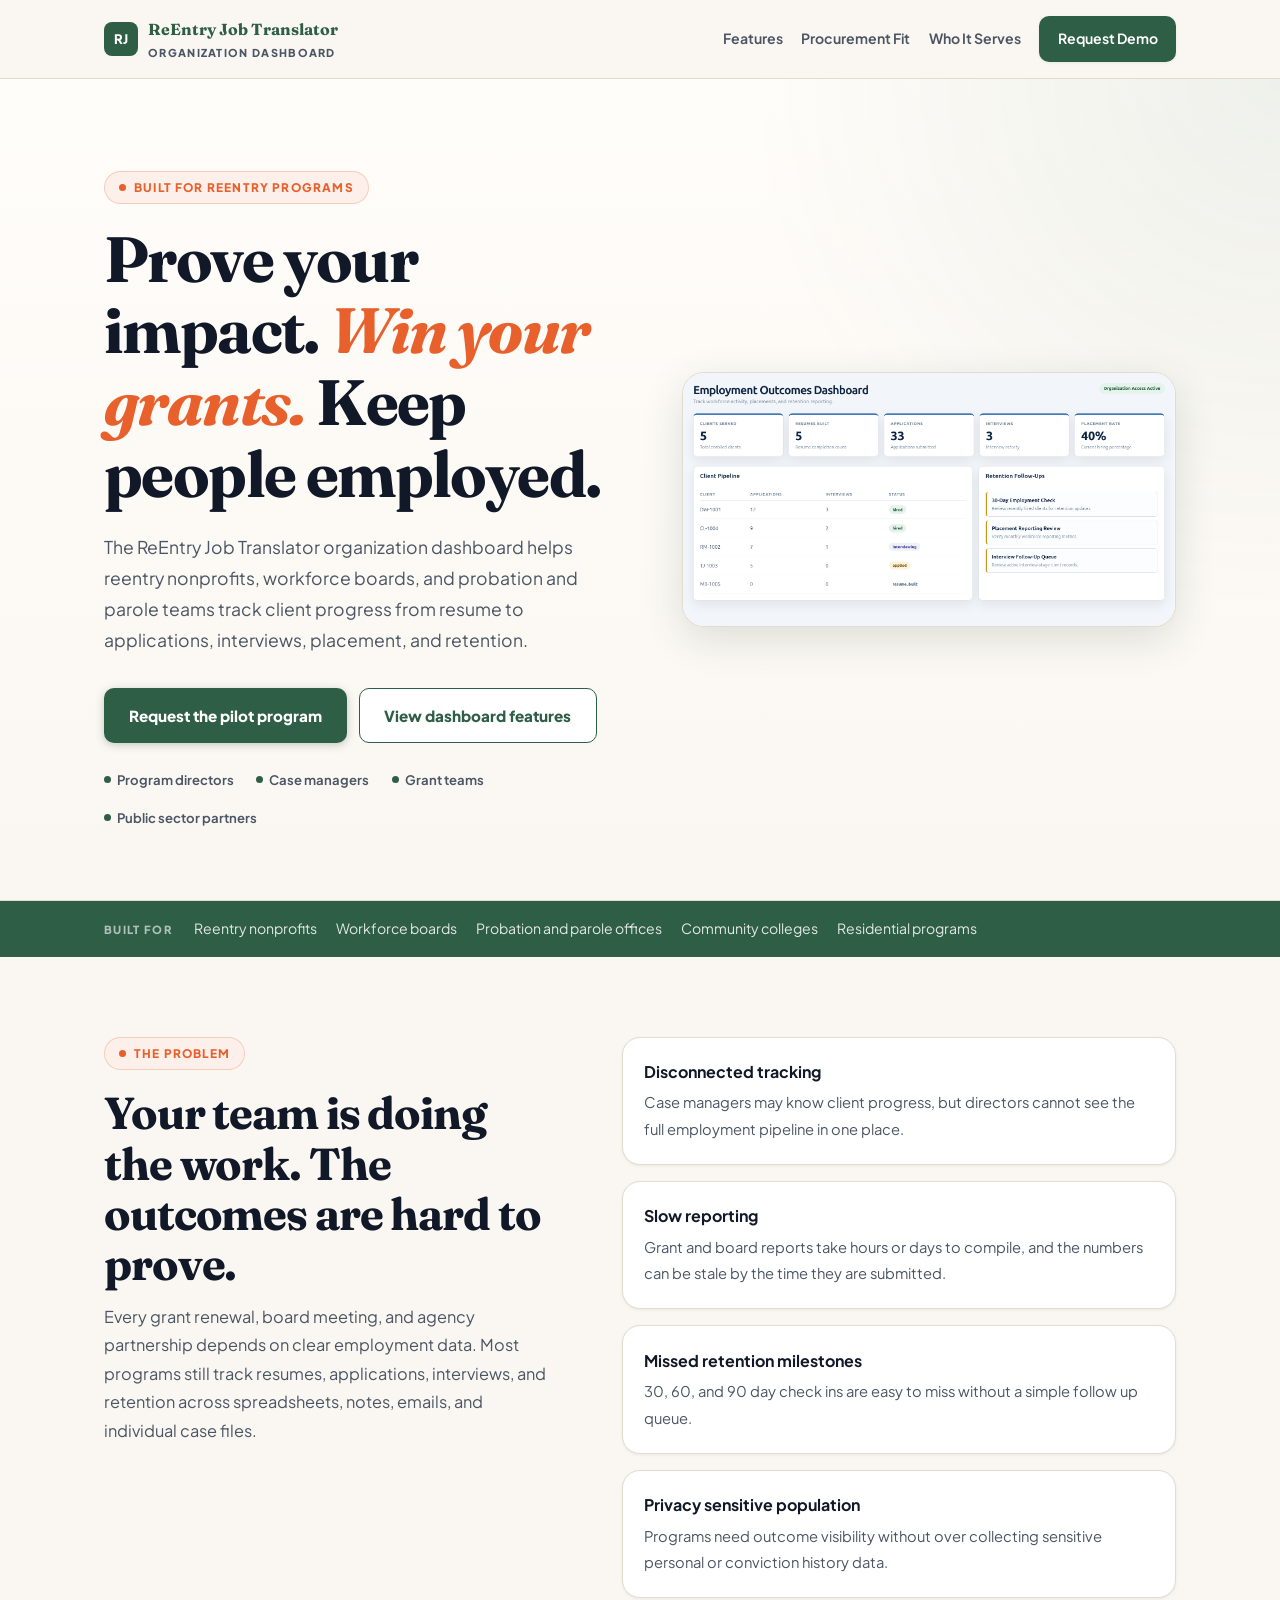
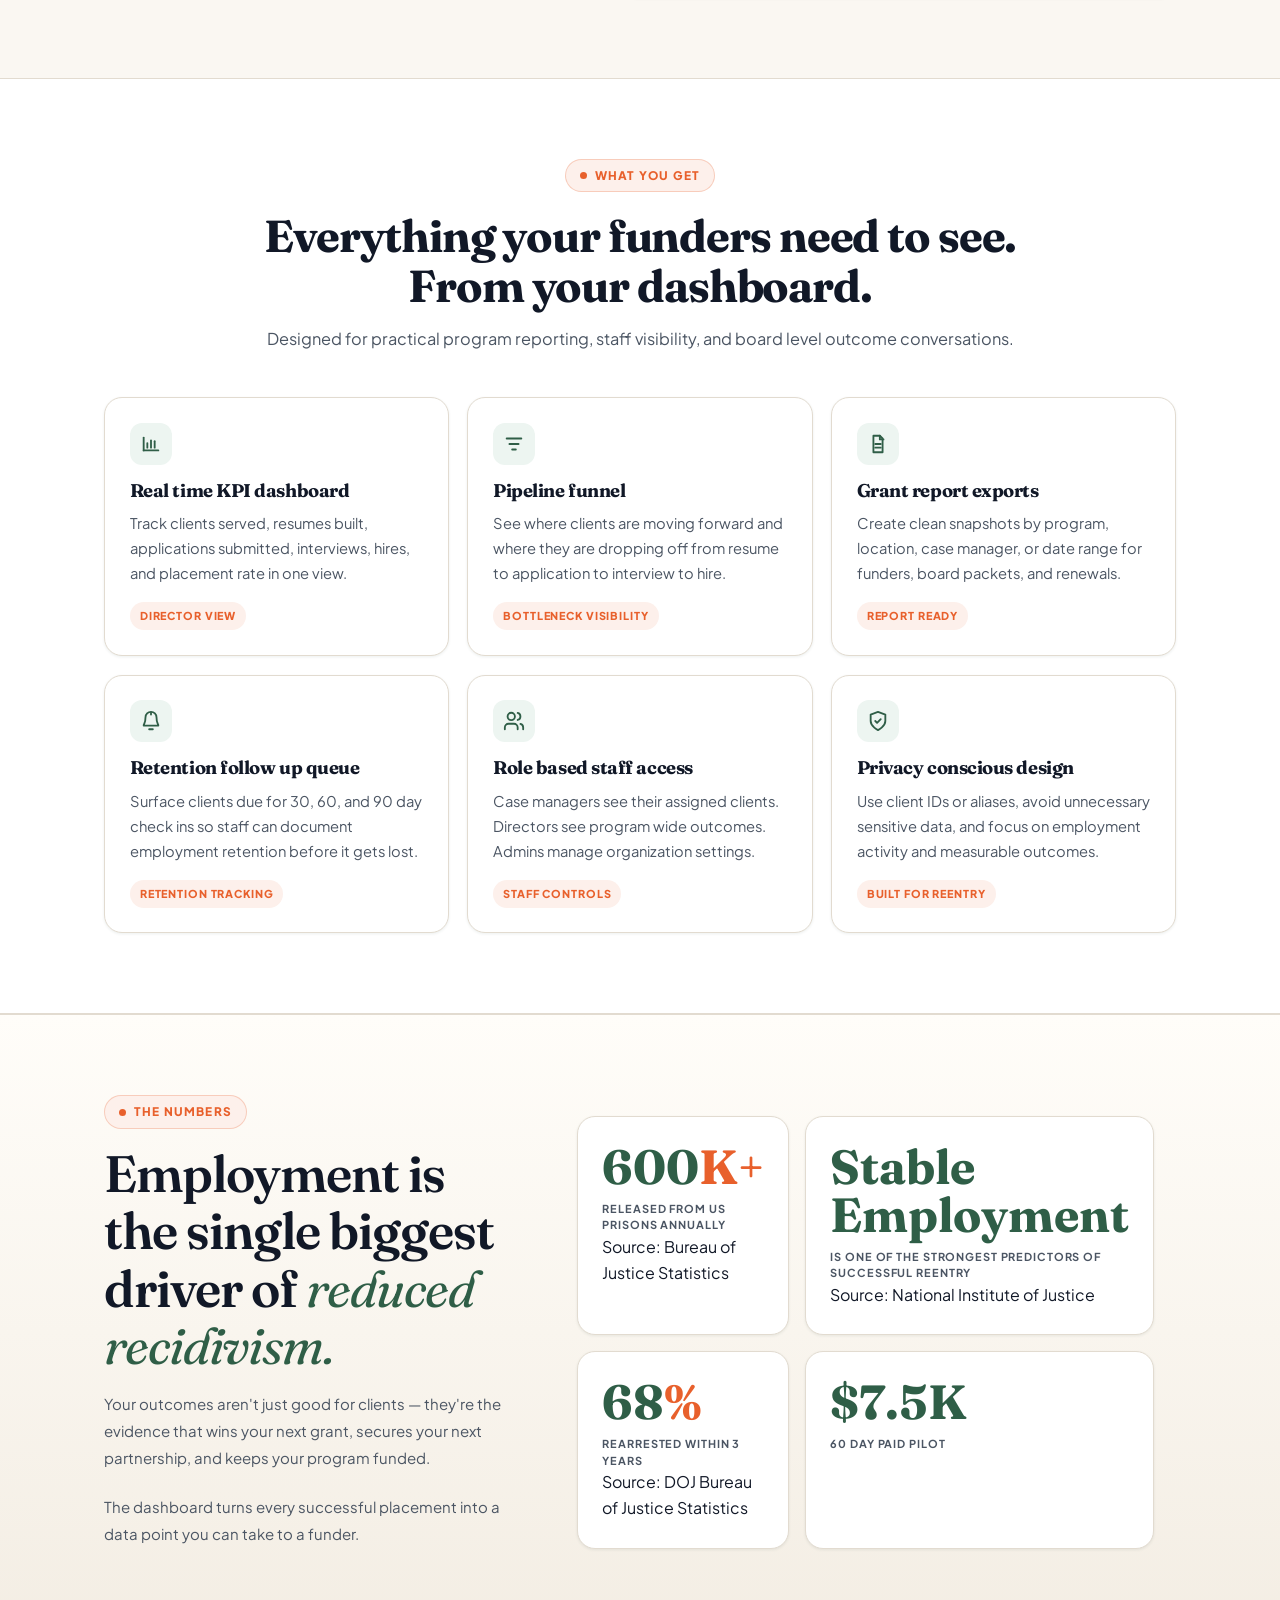
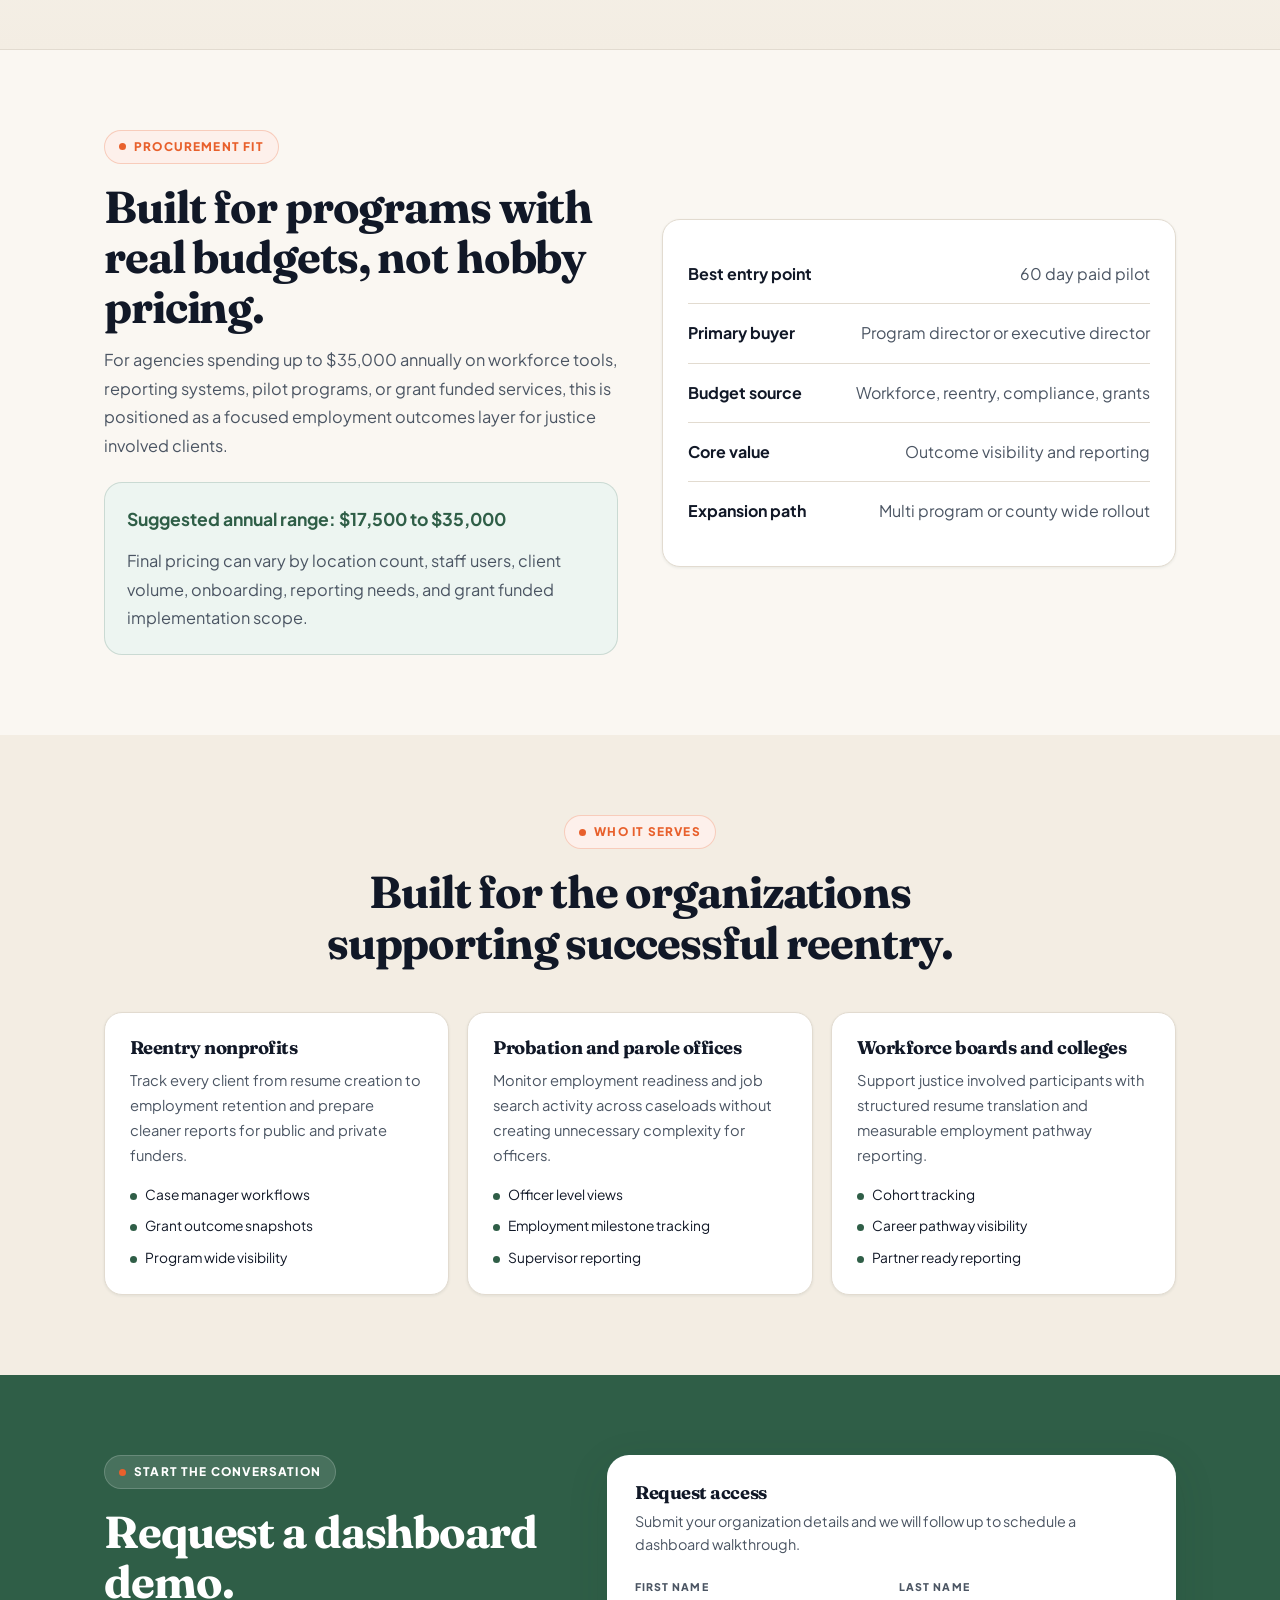
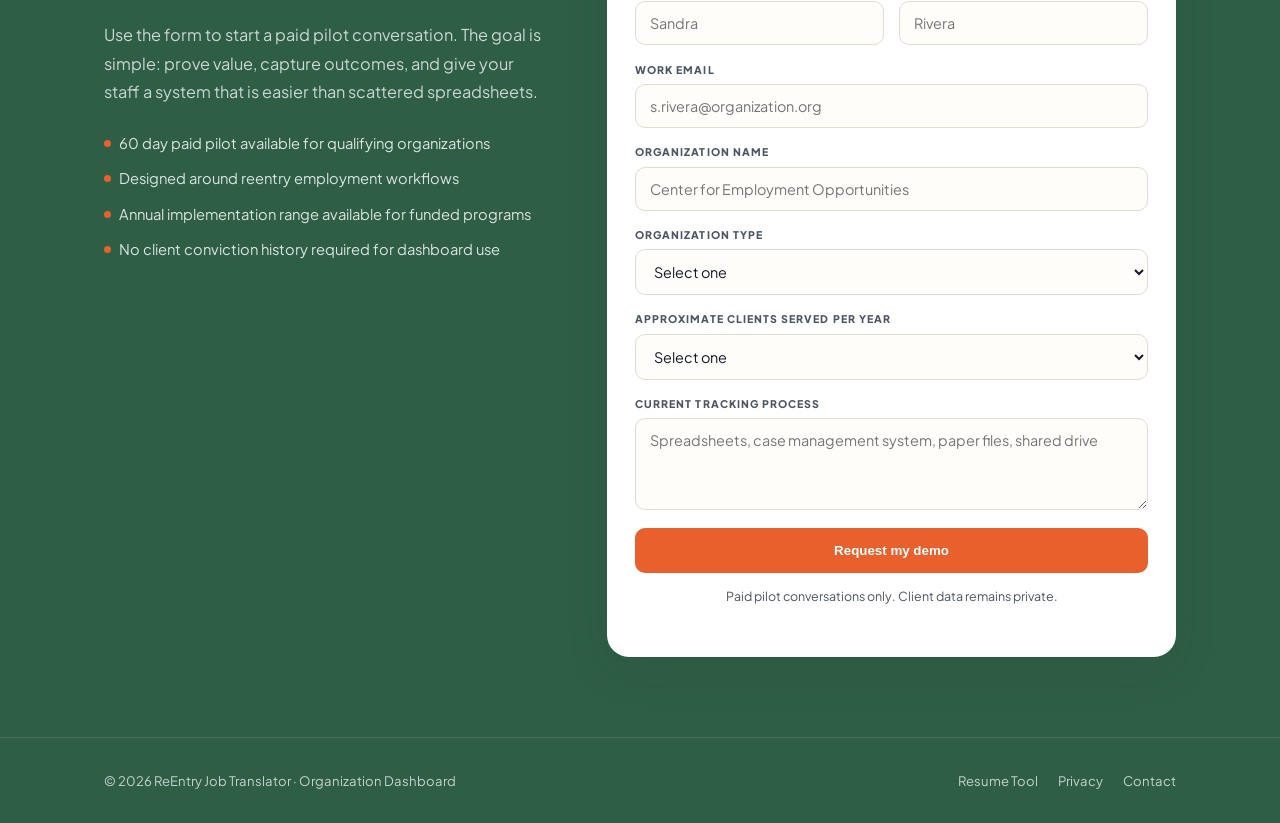
<file: organizations.html>
<!DOCTYPE html>
<html lang="en">
<head>
<meta charset="UTF-8">
<meta name="viewport" content="width=device-width, initial-scale=1.0">
<title>ReEntry Job Translator | Organization Dashboard</title>
<meta name="description" content="A funder ready outcomes dashboard for reentry nonprofits, workforce boards, and probation and parole offices. Track resumes, applications, interviews, placements, and retention in one trusted system.">
<link rel="preconnect" href="https://fonts.googleapis.com">
<link rel="preconnect" href="https://fonts.gstatic.com" crossorigin>
<link href="https://fonts.googleapis.com/css2?family=Fraunces:opsz,wght@9..144,500;9..144,600;9..144,700&family=Plus+Jakarta+Sans:wght@400;500;600;700;800&display=swap" rel="stylesheet">
<style>
*, *::before, *::after { box-sizing: border-box; margin: 0; padding: 0; }

:root {
  --cream: #faf7f2;
  --cream2: #f3ede3;
  --white: #ffffff;
  --green: #2f5e47;
  --green2: #254f3c;
  --green-light: #edf5f1;
  --terra: #e8602c;
  --terra-light: #fdf0eb;
  --text: #111827;
  --muted: #4b5563;
  --border: #e2dbd0;
  --shadow-sm: 0 1px 3px rgba(28,61,46,0.08);
  --shadow-md: 0 4px 16px rgba(28,61,46,0.10);
  --shadow-lg: 0 12px 40px rgba(28,61,46,0.14);
  --radius: 18px;
  --radius-sm: 10px;
  --serif: 'Fraunces', serif;
  --sans: 'Plus Jakarta Sans', Arial, sans-serif;
}

html { scroll-behavior: smooth; }

body {
  background: var(--cream);
  color: var(--text);
  font-family: var(--sans);
  font-size: 16px;
  line-height: 1.65;
  -webkit-font-smoothing: antialiased;
}

a { color: inherit; text-decoration: none; }

.container {
  max-width: 1120px;
  margin: 0 auto;
  padding: 0 1.5rem;
}

.section {
  padding: 5rem 0;
}

.section-alt {
  background: var(--cream2);
}

.section-white {
  background: var(--white);
  border-top: 1px solid var(--border);
  border-bottom: 1px solid var(--border);
}

.kicker {
  display: inline-flex;
  align-items: center;
  gap: 8px;
  background: var(--terra-light);
  border: 1px solid rgba(232,96,44,0.25);
  border-radius: 100px;
  padding: 6px 14px;
  color: var(--terra);
  font-size: 0.74rem;
  font-weight: 800;
  letter-spacing: 0.1em;
  text-transform: uppercase;
  margin-bottom: 1.15rem;
}

.kicker::before {
  content: "";
  width: 7px;
  height: 7px;
  background: var(--terra);
  border-radius: 50%;
}

h1, h2, h3 {
  font-family: var(--serif);
  letter-spacing: -0.025em;
  line-height: 1.12;
  color: var(--text);
}

h1 {
  font-size: clamp(2.45rem, 5vw, 4.85rem);
  max-width: 820px;
}

h2 {
  font-size: clamp(1.95rem, 3.5vw, 3rem);
}

h3 {
  font-size: 1.15rem;
}

p {
  color: var(--muted);
}

/* Navigation */
nav {
  position: sticky;
  top: 0;
  z-index: 100;
  background: rgba(250,247,242,0.94);
  backdrop-filter: blur(12px);
  border-bottom: 1px solid var(--border);
  padding: 1rem 0;
}

.nav-inner {
  display: flex;
  align-items: center;
  justify-content: space-between;
  gap: 1.5rem;
}

.nav-logo {
  display: flex;
  align-items: center;
  gap: 10px;
  font-family: var(--serif);
  font-weight: 700;
  color: var(--green);
}

.nav-logo-mark {
  width: 34px;
  height: 34px;
  background: var(--green);
  border-radius: 8px;
  color: white;
  display: grid;
  place-items: center;
  font-family: var(--sans);
  font-size: 0.82rem;
  font-weight: 800;
}

.nav-sub {
  display: block;
  font-family: var(--sans);
  font-size: 0.68rem;
  font-weight: 800;
  letter-spacing: 0.12em;
  text-transform: uppercase;
  color: var(--muted);
  margin-top: 1px;
}

.nav-links {
  display: flex;
  align-items: center;
  gap: 1.15rem;
}

.nav-links a {
  font-size: 0.88rem;
  font-weight: 650;
  color: var(--muted);
}

.nav-links a:hover {
  color: var(--green);
}

.nav-cta {
  background: var(--green);
  color: white !important;
  padding: 0.7rem 1.15rem;
  border-radius: var(--radius-sm);
  box-shadow: var(--shadow-sm);
}

/* Hero */
.hero {
  position: relative;
  overflow: hidden;
  padding: 5.75rem 0 4.5rem;
  background:
    radial-gradient(circle at top right, rgba(47,94,71,0.08), transparent 35%),
    linear-gradient(180deg, #fffdf9 0%, var(--cream) 100%);
  border-bottom: 1px solid var(--border);
}

.hero-grid {
  display: grid;
  grid-template-columns: 1.02fr 0.98fr;
  align-items: center;
  gap: 4rem;
}

.hero h1 em {
  font-style: italic;
  color: var(--terra);
}

.hero-sub {
  font-size: 1.1rem;
  line-height: 1.75;
  max-width: 650px;
  margin: 1.45rem 0 2rem;
}

.hero-actions {
  display: flex;
  flex-wrap: wrap;
  gap: 12px;
  margin-bottom: 1.6rem;
}

.btn-primary,
.btn-secondary,
.btn-light {
  display: inline-flex;
  align-items: center;
  justify-content: center;
  min-height: 48px;
  padding: 0.9rem 1.55rem;
  border-radius: var(--radius-sm);
  font-weight: 800;
  font-size: 0.95rem;
  transition: transform 0.15s ease, box-shadow 0.15s ease, background 0.15s ease;
}

.btn-primary {
  background: var(--green);
  color: white;
  box-shadow: 0 2px 8px rgba(28,61,46,0.25);
}

.btn-primary:hover {
  background: var(--green2);
  transform: translateY(-1px);
  box-shadow: var(--shadow-md);
}

.btn-secondary {
  background: white;
  color: var(--green);
  border: 1.5px solid var(--green);
}

.btn-secondary:hover {
  background: var(--green-light);
}

.hero-note {
  display: flex;
  flex-wrap: wrap;
  gap: 1rem 1.4rem;
  color: var(--muted);
  font-size: 0.82rem;
  font-weight: 650;
}

.hero-note span {
  display: inline-flex;
  align-items: center;
  gap: 6px;
}

.hero-note span::before {
  content: "";
  width: 7px;
  height: 7px;
  background: var(--green);
  border-radius: 50%;
}

/* Dashboard screenshot */
.dashboard-preview {
  background: var(--white);
  border: 1px solid var(--border);
  border-radius: 22px;
  box-shadow: var(--shadow-lg);
  overflow: hidden;
  line-height: 0;
}



/* Trust strip */
.trust-strip {
  background: var(--green);
  color: white;
  padding: 1rem 0;
}

.trust-inner {
  display: flex;
  align-items: center;
  gap: 1.35rem;
  flex-wrap: wrap;
}

.trust-label {
  font-size: 0.7rem;
  text-transform: uppercase;
  letter-spacing: 0.12em;
  color: rgba(255,255,255,0.62);
  font-weight: 800;
}

.trust-items {
  display: flex;
  gap: 1.2rem;
  flex-wrap: wrap;
}

.trust-items span {
  color: rgba(255,255,255,0.86);
  font-size: 0.88rem;
}

/* Layout blocks */
.two-col {
  display: grid;
  grid-template-columns: 0.9fr 1.1fr;
  gap: 4rem;
  align-items: start;
}

.center-header {
  max-width: 780px;
  margin: 0 auto 2.75rem;
  text-align: center;
}

.center-header p,
.section-copy p {
  font-size: 1.02rem;
  line-height: 1.75;
  margin-top: 0.85rem;
}

.stack {
  display: grid;
  gap: 1rem;
}

.info-card {
  background: var(--white);
  border: 1px solid var(--border);
  border-radius: var(--radius);
  padding: 1.35rem;
  box-shadow: var(--shadow-sm);
}

.info-card strong {
  display: block;
  color: var(--text);
  margin-bottom: 4px;
}

.info-card span {
  color: var(--muted);
  font-size: 0.92rem;
  line-height: 1.65;
}

/* Icons */
.civic-icon {
  width: 42px;
  height: 42px;
  border-radius: 12px;
  background: var(--green-light);
  color: var(--green);
  display: grid;
  place-items: center;
  margin-bottom: 1rem;
}

.civic-icon svg {
  width: 22px;
  height: 22px;
  stroke: currentColor;
  stroke-width: 2;
  fill: none;
  stroke-linecap: round;
  stroke-linejoin: round;
}

/* Feature cards */
.features-grid {
  display: grid;
  grid-template-columns: repeat(3, 1fr);
  gap: 1.15rem;
}

.feature-card,
.who-card,
.value-card {
  background: var(--white);
  border: 1px solid var(--border);
  border-radius: var(--radius);
  padding: 1.55rem;
  box-shadow: var(--shadow-sm);
}

.feature-card h3,
.who-card h3 {
  margin-bottom: 0.6rem;
}

.feature-card p,
.who-card p {
  font-size: 0.92rem;
  line-height: 1.7;
}

.feature-tag {
  display: inline-flex;
  margin-top: 1rem;
  background: var(--terra-light);
  color: var(--terra);
  border-radius: 999px;
  padding: 5px 10px;
  font-size: 0.68rem;
  font-weight: 800;
  letter-spacing: 0.08em;
  text-transform: uppercase;
}

/* Value */
.value-grid {
  display: grid;
  grid-template-columns: 1fr 1fr;
  gap: 2.75rem;
  align-items: center;
}

.price-box {
  background: var(--green-light);
  border: 1px solid rgba(47,94,71,0.18);
  border-radius: 18px;
  padding: 1.35rem;
  margin-top: 1.35rem;
}

.price-box strong {
  display: block;
  color: var(--green);
  font-size: 1.1rem;
  margin-bottom: 0.35rem;
}

.value-row {
  display: flex;
  justify-content: space-between;
  gap: 1.25rem;
  padding: 1rem 0;
  border-bottom: 1px solid var(--border);
}

.value-row:last-child {
  border-bottom: none;
}

.value-row strong {
  color: var(--text);
}

.value-row span {
  color: var(--muted);
  text-align: right;
}

/* Who section */
.who-grid {
  display: grid;
  grid-template-columns: repeat(3, 1fr);
  gap: 1.15rem;
}

.who-card ul {
  list-style: none;
  display: grid;
  gap: 0.55rem;
  margin-top: 1rem;
}

.who-card li {
  color: var(--text);
  font-size: 0.86rem;
  display: flex;
  gap: 8px;
}

.who-card li::before {
  content: "";
  width: 7px;
  height: 7px;
  background: var(--green);
  border-radius: 50%;
  margin-top: 9px;
  flex: 0 0 auto;
}

/* CTA */
.cta-section {
  background: var(--green);
  color: white;
}

.cta-grid {
  display: grid;
  grid-template-columns: 0.88fr 1.12fr;
  gap: 3.5rem;
  align-items: start;
}

.cta-section h2 {
  color: white;
}

.cta-section p {
  color: rgba(255,255,255,0.75);
  font-size: 1.02rem;
  line-height: 1.75;
  margin-top: 0.85rem;
}

.cta-notes {
  margin-top: 1.5rem;
  display: grid;
  gap: 0.7rem;
}

.cta-notes div {
  color: rgba(255,255,255,0.83);
  font-size: 0.92rem;
  display: flex;
  gap: 8px;
}

.cta-notes div::before {
  content: "";
  width: 7px;
  height: 7px;
  background: var(--terra);
  border-radius: 50%;
  margin-top: 9px;
  flex: 0 0 auto;
}

.form-wrap {
  background: var(--white);
  color: var(--text);
  border-radius: 22px;
  padding: 1.75rem;
  box-shadow: var(--shadow-lg);
}

.form-wrap h3 {
  margin-bottom: 0.4rem;
}

.form-wrap p {
  color: var(--muted);
  font-size: 0.9rem;
  line-height: 1.6;
  margin: 0 0 1.35rem;
}

.form-grid {
  display: grid;
  grid-template-columns: 1fr 1fr;
  gap: 0.95rem;
}

.field {
  display: flex;
  flex-direction: column;
  gap: 6px;
}

.field.full {
  grid-column: 1 / -1;
}

.field label {
  font-size: 0.66rem;
  color: var(--muted);
  text-transform: uppercase;
  letter-spacing: 0.1em;
  font-weight: 800;
}

.field input,
.field select,
.field textarea {
  width: 100%;
  border: 1px solid var(--border);
  background: #fffdf9;
  border-radius: 10px;
  padding: 0.75rem 0.85rem;
  font-family: var(--sans);
  font-size: 0.9rem;
  color: var(--text);
  outline: none;
}

.field input:focus,
.field select:focus,
.field textarea:focus {
  border-color: var(--green);
  box-shadow: 0 0 0 3px rgba(47,94,71,0.10);
}

.field textarea {
  min-height: 92px;
  resize: vertical;
}

.submit-btn {
  width: 100%;
  margin-top: 1.1rem;
  border: none;
  background: var(--terra);
  color: white;
  padding: 0.95rem;
  border-radius: 10px;
  font-weight: 800;
  cursor: pointer;
}

.submit-btn:hover {
  background: #d4541f;
}

.form-footnote {
  margin-top: 0.85rem !important;
  font-size: 0.78rem !important;
  text-align: center;
  color: var(--muted) !important;
}

.success-msg {
  display: none;
  text-align: center;
  padding: 2rem 1rem;
}

.success-msg h4 {
  color: var(--green);
  font-size: 1.4rem;
  margin-bottom: 0.5rem;
}

/* Footer */
footer {
  background: var(--green);
  border-top: 1px solid rgba(255,255,255,0.12);
  color: rgba(255,255,255,0.72);
  padding: 2rem 0;
}

.footer-inner {
  display: flex;
  justify-content: space-between;
  gap: 1.5rem;
  flex-wrap: wrap;
}

.footer-left,
.footer-links a {
  font-size: 0.82rem;
}

.footer-links {
  display: flex;
  gap: 1.25rem;
  flex-wrap: wrap;
}

.footer-links a {
  color: rgba(255,255,255,0.72);
}

.footer-links a:hover {
  color: white;
}

/* ── METRICS ───────────────────────────── */

.metrics-section {
  padding: 5rem 0;
  background:
    linear-gradient(180deg, #fffdf9 0%, var(--cream2) 100%);
  border-top: 1px solid var(--border);
  border-bottom: 1px solid var(--border);
}

.metrics-inner {
  max-width: 1120px;
  margin: 0 auto;
  padding: 0 1.5rem;
  display: grid;
  grid-template-columns: 0.95fr 1.05fr;
  gap: 4rem;
  align-items: center;
}

.section-eyebrow {
  display: inline-flex;
  align-items: center;
  gap: 8px;
  background: var(--terra-light);
  border: 1px solid rgba(232,96,44,0.25);
  border-radius: 999px;
  padding: 6px 14px;
  color: var(--terra);
  font-size: 0.74rem;
  font-weight: 800;
  letter-spacing: 0.1em;
  text-transform: uppercase;
  margin-bottom: 1rem;
}

.section-eyebrow::before {
  content: "";
  width: 7px;
  height: 7px;
  background: var(--terra);
  border-radius: 50%;
}

.metrics-inner h2 {
  font-family: var(--serif);
  font-size: clamp(34px, 4vw, 52px);
  font-weight: 600;
  line-height: 1.12;
  letter-spacing: -0.02em;
  margin-bottom: 16px;
}

.metrics-inner h2 em {
  font-style: italic;
  color: var(--green);
  font-weight: 400;
}

.metrics-inner p {
  font-size: 15px;
  color: var(--muted);
  line-height: 1.8;
  margin-bottom: 22px;
}

.metrics-stat-grid {
  display: grid;
  grid-template-columns: 1fr 1fr;
  gap: 1rem;
}

.metric-box {
  background: var(--white);
  border: 1px solid var(--border);
  border-radius: 18px;
  padding: 26px 24px;
  box-shadow: var(--shadow-sm);
  transition: 0.2s ease;
}

.metric-box:hover {
  transform: translateY(-2px);
  box-shadow: var(--shadow-md);
}

.metric-icon {
  width: 42px;
  height: 42px;
  border-radius: 12px;
  background: var(--green-light);
  display: flex;
  align-items: center;
  justify-content: center;
  margin-bottom: 18px;
}

.metric-icon svg {
  width: 20px;
  height: 20px;
  stroke: var(--green);
  stroke-width: 2;
  fill: none;
  stroke-linecap: round;
  stroke-linejoin: round;
}

.metric-number {
  font-family: var(--serif);
  font-size: 48px;
  font-weight: 700;
  color: var(--green);
  line-height: 1;
  margin-bottom: 10px;
}

.metric-number span {
  color: var(--terra);
}

.metric-label {
  font-size: 11px;
  text-transform: uppercase;
  letter-spacing: 0.08em;
  color: var(--muted);
  font-weight: 700;
  line-height: 1.5;
}

@media (max-width: 900px) {
  .metrics-inner {
    grid-template-columns: 1fr;
    gap: 2.5rem;
  }
}

@media (max-width: 620px) {
  .metrics-stat-grid {
    grid-template-columns: 1fr;
  }
}

@media (max-width: 940px) {
  .hero-grid,
  .two-col,
  .value-grid,
  .cta-grid {
    grid-template-columns: 1fr;
    gap: 2.4rem;
  }

  .features-grid,
  .who-grid {
    grid-template-columns: 1fr;
  }

  .nav-links {
    display: none;
  }

  .hero,
  .section {
    padding: 3.75rem 0;
  }
}

@media (max-width: 620px) {
  .container {
    padding: 0 1rem;
  }

  .form-grid {
    grid-template-columns: 1fr;
  }

  .hero-actions a {
    width: 100%;
  }

  .value-row {
    display: block;
  }

  .value-row span {
    display: block;
    text-align: left;
    margin-top: 0.25rem;
  }
}
</style>
</head>

<body>

<nav>
  <div class="container nav-inner">
    <a class="nav-logo" href="/index.html">
      <span class="nav-logo-mark">RJ</span>
      <span>
        ReEntry Job Translator
        <span class="nav-sub">Organization Dashboard</span>
      </span>
    </a>
    <div class="nav-links">
      <a href="#features">Features</a>
      <a href="#value">Procurement Fit</a>
      <a href="#who">Who It Serves</a>
      <a href="#request" class="nav-cta">Request Demo</a>
    </div>
  </div>
</nav>

<header class="hero">
  <div class="container hero-grid">
    <div>
      <div class="kicker">Built for reentry programs</div>
      <h1>Prove your impact. <em>Win your grants.</em> Keep people employed.</h1>
      <p class="hero-sub">
        The ReEntry Job Translator organization dashboard helps reentry nonprofits, workforce boards, and probation and parole teams track client progress from resume to applications, interviews, placement, and retention.
      </p>
      <div class="hero-actions">
        <a href="#request" class="btn-primary">Request the pilot program</a>
        <a href="#features" class="btn-secondary">View dashboard features</a>
      </div>
      <div class="hero-note">
        <span>Program directors</span>
        <span>Case managers</span>
        <span>Grant teams</span>
        <span>Public sector partners</span>
      </div>
    </div>

    <div class="dashboard-preview" aria-label="Employment Outcomes Dashboard screenshot">
      <img
        src="organizationdashboard.png"
        alt="Employment Outcomes Dashboard showing client pipeline, KPI stats, and retention follow-ups"
        width="100%"
        style="display:block;width:100%;height:auto;"
      >
    </div>
  </div>
</header>

<div class="trust-strip">
  <div class="container trust-inner">
    <div class="trust-label">Built for</div>
    <div class="trust-items">
      <span>Reentry nonprofits</span>
      <span>Workforce boards</span>
      <span>Probation and parole offices</span>
      <span>Community colleges</span>
      <span>Residential programs</span>
    </div>
  </div>
</div>

<section class="section">
  <div class="container two-col">
    <div class="section-copy">
      <div class="kicker">The problem</div>
      <h2>Your team is doing the work. The outcomes are hard to prove.</h2>
      <p>
        Every grant renewal, board meeting, and agency partnership depends on clear employment data. Most programs still track resumes, applications, interviews, and retention across spreadsheets, notes, emails, and individual case files.
      </p>
    </div>

    <div class="stack">
      <div class="info-card">
        <strong>Disconnected tracking</strong>
        <span>Case managers may know client progress, but directors cannot see the full employment pipeline in one place.</span>
      </div>
      <div class="info-card">
        <strong>Slow reporting</strong>
        <span>Grant and board reports take hours or days to compile, and the numbers can be stale by the time they are submitted.</span>
      </div>
      <div class="info-card">
        <strong>Missed retention milestones</strong>
        <span>30, 60, and 90 day check ins are easy to miss without a simple follow up queue.</span>
      </div>
      <div class="info-card">
        <strong>Privacy sensitive population</strong>
        <span>Programs need outcome visibility without over collecting sensitive personal or conviction history data.</span>
      </div>
    </div>
  </div>
</section>

<section class="section section-white" id="features">
  <div class="container">
    <div class="center-header">
      <div class="kicker">What you get</div>
      <h2>Everything your funders need to see. From your dashboard.</h2>
      <p>
        Designed for practical program reporting, staff visibility, and board level outcome conversations.
      </p>
    </div>

    <div class="features-grid">
      <div class="feature-card">
        <div class="civic-icon" aria-hidden="true">
          <svg viewBox="0 0 24 24"><path d="M4 19V5"></path><path d="M4 19h16"></path><path d="M8 16v-5"></path><path d="M12 16V8"></path><path d="M16 16v-7"></path></svg>
        </div>
        <h3>Real time KPI dashboard</h3>
        <p>Track clients served, resumes built, applications submitted, interviews, hires, and placement rate in one view.</p>
        <span class="feature-tag">Director view</span>
      </div>

      <div class="feature-card">
        <div class="civic-icon" aria-hidden="true">
          <svg viewBox="0 0 24 24"><path d="M4 6h16"></path><path d="M7 12h10"></path><path d="M10 18h4"></path></svg>
        </div>
        <h3>Pipeline funnel</h3>
        <p>See where clients are moving forward and where they are dropping off from resume to application to interview to hire.</p>
        <span class="feature-tag">Bottleneck visibility</span>
      </div>

      <div class="feature-card">
        <div class="civic-icon" aria-hidden="true">
          <svg viewBox="0 0 24 24"><path d="M7 3h7l3 3v15H7z"></path><path d="M14 3v4h4"></path><path d="M9 12h6"></path><path d="M9 16h6"></path></svg>
        </div>
        <h3>Grant report exports</h3>
        <p>Create clean snapshots by program, location, case manager, or date range for funders, board packets, and renewals.</p>
        <span class="feature-tag">Report ready</span>
      </div>

      <div class="feature-card">
        <div class="civic-icon" aria-hidden="true">
          <svg viewBox="0 0 24 24"><path d="M12 3v2"></path><path d="M18 8a6 6 0 0 0-12 0c0 7-2 7-2 9h16c0-2-2-2-2-9"></path><path d="M10 21h4"></path></svg>
        </div>
        <h3>Retention follow up queue</h3>
        <p>Surface clients due for 30, 60, and 90 day check ins so staff can document employment retention before it gets lost.</p>
        <span class="feature-tag">Retention tracking</span>
      </div>

      <div class="feature-card">
        <div class="civic-icon" aria-hidden="true">
          <svg viewBox="0 0 24 24"><path d="M16 21v-2a4 4 0 0 0-4-4H6a4 4 0 0 0-4 4v2"></path><circle cx="9" cy="7" r="4"></circle><path d="M22 21v-2a4 4 0 0 0-3-3.87"></path><path d="M16 3.13a4 4 0 0 1 0 7.75"></path></svg>
        </div>
        <h3>Role based staff access</h3>
        <p>Case managers see their assigned clients. Directors see program wide outcomes. Admins manage organization settings.</p>
        <span class="feature-tag">Staff controls</span>
      </div>

      <div class="feature-card">
        <div class="civic-icon" aria-hidden="true">
          <svg viewBox="0 0 24 24"><path d="M12 22s8-4 8-10V5l-8-3-8 3v7c0 6 8 10 8 10z"></path><path d="M9 12l2 2 4-4"></path></svg>
        </div>
        <h3>Privacy conscious design</h3>
        <p>Use client IDs or aliases, avoid unnecessary sensitive data, and focus on employment activity and measurable outcomes.</p>
        <span class="feature-tag">Built for reentry</span>
      </div>
    </div>
  </div>
</section>

<!-- METRICS -->
<section class="metrics-section" id="demo">
  <div class="metrics-inner">
    <div class="fade-up">
      <div class="section-eyebrow">The numbers</div>
      <h2>Employment is the single biggest driver of <em>reduced recidivism.</em></h2>
      <p>Your outcomes aren't just good for clients — they're the evidence that wins your next grant, secures your next partnership, and keeps your program funded.</p>
      <p>The dashboard turns every successful placement into a data point you can take to a funder.</p>
    </div>
    <div class="metrics-stat-grid fade-up">
      <div class="metric-box">
        <div class="metric-number">600<span>K+</span></div>
        <div class="metric-label">released from US prisons annually</div>
        <div class="metric-source">
    Source: Bureau of Justice Statistics
  			</div>
      </div>
      <div class="metric-box">
  		<div class="metric-number">Stable Employment</div>
		<div class="metric-label">is one of the strongest predictors of successful reentry</div>
  <div class="metric-source">
    Source: National Institute of Justice
  </div>
	</div>
      <div class="metric-box">
  <div class="metric-number">68<span>%</span></div>
  <div class="metric-label">rearrested within 3 years</div>
  <div class="metric-source">
    Source: DOJ Bureau of Justice Statistics
  </div>
</div>
      <div class="metric-box">
        <div class="metric-number">$7.5K</div>
        <div class="metric-label">60 day paid pilot</div>
      </div>
    </div>
  </div>
</section>



<section class="section" id="value">
  <div class="container value-grid">
    <div class="section-copy">
      <div class="kicker">Procurement fit</div>
      <h2>Built for programs with real budgets, not hobby pricing.</h2>
      <p>
        For agencies spending up to $35,000 annually on workforce tools, reporting systems, pilot programs, or grant funded services, this is positioned as a focused employment outcomes layer for justice involved clients.
      </p>
      <div class="price-box">
        <strong>Suggested annual range: $17,500 to $35,000</strong>
        <p>Final pricing can vary by location count, staff users, client volume, onboarding, reporting needs, and grant funded implementation scope.</p>
      </div>
    </div>

    <div class="value-card">
      <div class="value-row"><strong>Best entry point</strong><span>60 day paid pilot</span></div>
      <div class="value-row"><strong>Primary buyer</strong><span>Program director or executive director</span></div>
      <div class="value-row"><strong>Budget source</strong><span>Workforce, reentry, compliance, grants</span></div>
      <div class="value-row"><strong>Core value</strong><span>Outcome visibility and reporting</span></div>
      <div class="value-row"><strong>Expansion path</strong><span>Multi program or county wide rollout</span></div>
    </div>
  </div>
</section>

<section class="section section-alt" id="who">
  <div class="container">
    <div class="center-header">
      <div class="kicker">Who it serves</div>
      <h2>Built for the organizations supporting successful reentry.</h2>
    </div>

    <div class="who-grid">
      <div class="who-card">
        <h3>Reentry nonprofits</h3>
        <p>Track every client from resume creation to employment retention and prepare cleaner reports for public and private funders.</p>
        <ul>
          <li>Case manager workflows</li>
          <li>Grant outcome snapshots</li>
          <li>Program wide visibility</li>
        </ul>
      </div>

      <div class="who-card">
        <h3>Probation and parole offices</h3>
        <p>Monitor employment readiness and job search activity across caseloads without creating unnecessary complexity for officers.</p>
        <ul>
          <li>Officer level views</li>
          <li>Employment milestone tracking</li>
          <li>Supervisor reporting</li>
        </ul>
      </div>

      <div class="who-card">
        <h3>Workforce boards and colleges</h3>
        <p>Support justice involved participants with structured resume translation and measurable employment pathway reporting.</p>
        <ul>
          <li>Cohort tracking</li>
          <li>Career pathway visibility</li>
          <li>Partner ready reporting</li>
        </ul>
      </div>
    </div>
  </div>
</section>

<section class="section cta-section" id="request">
  <div class="container cta-grid">
    <div>
      <div class="kicker" style="background:rgba(255,255,255,0.12); color:white; border-color:rgba(255,255,255,0.18);">Start the conversation</div>
      <h2>Request a dashboard demo.</h2>
      <p>
        Use the form to start a paid pilot conversation. The goal is simple: prove value, capture outcomes, and give your staff a system that is easier than scattered spreadsheets.
      </p>

      <div class="cta-notes">
        <div>60 day paid pilot available for qualifying organizations</div>
        <div>Designed around reentry employment workflows</div>
        <div>Annual implementation range available for funded programs</div>
        <div>No client conviction history required for dashboard use</div>
      </div>
    </div>

    <div class="form-wrap">
      <h3>Request access</h3>
      <p>Submit your organization details and we will follow up to schedule a dashboard walkthrough.</p>

      <div id="form-body">
        <div class="form-grid">
          <div class="field">
            <label>First name</label>
            <input type="text" id="f-first" placeholder="Sandra">
          </div>

          <div class="field">
            <label>Last name</label>
            <input type="text" id="f-last" placeholder="Rivera">
          </div>

          <div class="field full">
            <label>Work email</label>
            <input type="email" id="f-email" placeholder="s.rivera@organization.org">
          </div>

          <div class="field full">
            <label>Organization name</label>
            <input type="text" id="f-org" placeholder="Center for Employment Opportunities">
          </div>

          <div class="field full">
            <label>Organization type</label>
            <select id="f-type">
              <option value="">Select one</option>
              <option>Reentry nonprofit</option>
              <option>Workforce development board</option>
              <option>Probation or parole office</option>
              <option>Community college</option>
              <option>Halfway house or residential program</option>
              <option>Day reporting center</option>
              <option>State or county corrections</option>
              <option>Other</option>
            </select>
          </div>

          <div class="field full">
            <label>Approximate clients served per year</label>
            <select id="f-size">
              <option value="">Select one</option>
              <option>Under 50</option>
              <option>50 to 150</option>
              <option>150 to 500</option>
              <option>500 to 1000</option>
              <option>Over 1000</option>
            </select>
          </div>

          <div class="field full">
            <label>Current tracking process</label>
            <textarea id="f-current" placeholder="Spreadsheets, case management system, paper files, shared drive"></textarea>
          </div>
        </div>

        <button class="submit-btn" onclick="submitForm()">Request my demo</button>
        <p class="form-footnote">Paid pilot conversations only. Client data remains private.</p>
      </div>

      <div class="success-msg" id="success-msg">
        <h4>Request received</h4>
        <p>We will follow up with <span id="confirm-email"></span>.</p>
      </div>
    </div>
  </div>
</section>

<footer>
  <div class="container footer-inner">
    <div class="footer-left">© 2026 ReEntry Job Translator · Organization Dashboard</div>
    <div class="footer-links">
      <a href="/index.html">Resume Tool</a>
      <a href="/privacy.html">Privacy</a>
      <a href="mailto:info@reentryjobtranslator.com">Contact</a>
    </div>
  </div>
</footer>

<script>
function submitForm() {
  const first = document.getElementById('f-first').value.trim();
  const last = document.getElementById('f-last').value.trim();
  const email = document.getElementById('f-email').value.trim();
  const org = document.getElementById('f-org').value.trim();
  const type = document.getElementById('f-type').value;
  const size = document.getElementById('f-size').value;

  if (!first || !last || !email || !org || !type || !size) {
    alert('Please fill in all required fields.');
    return;
  }

  document.getElementById('form-body').style.display = 'none';
  document.getElementById('success-msg').style.display = 'block';
  document.getElementById('confirm-email').textContent = email;

  console.log('Organization demo request:', { first, last, email, org, type, size });
}
</script>

</body>
</html>
</file>
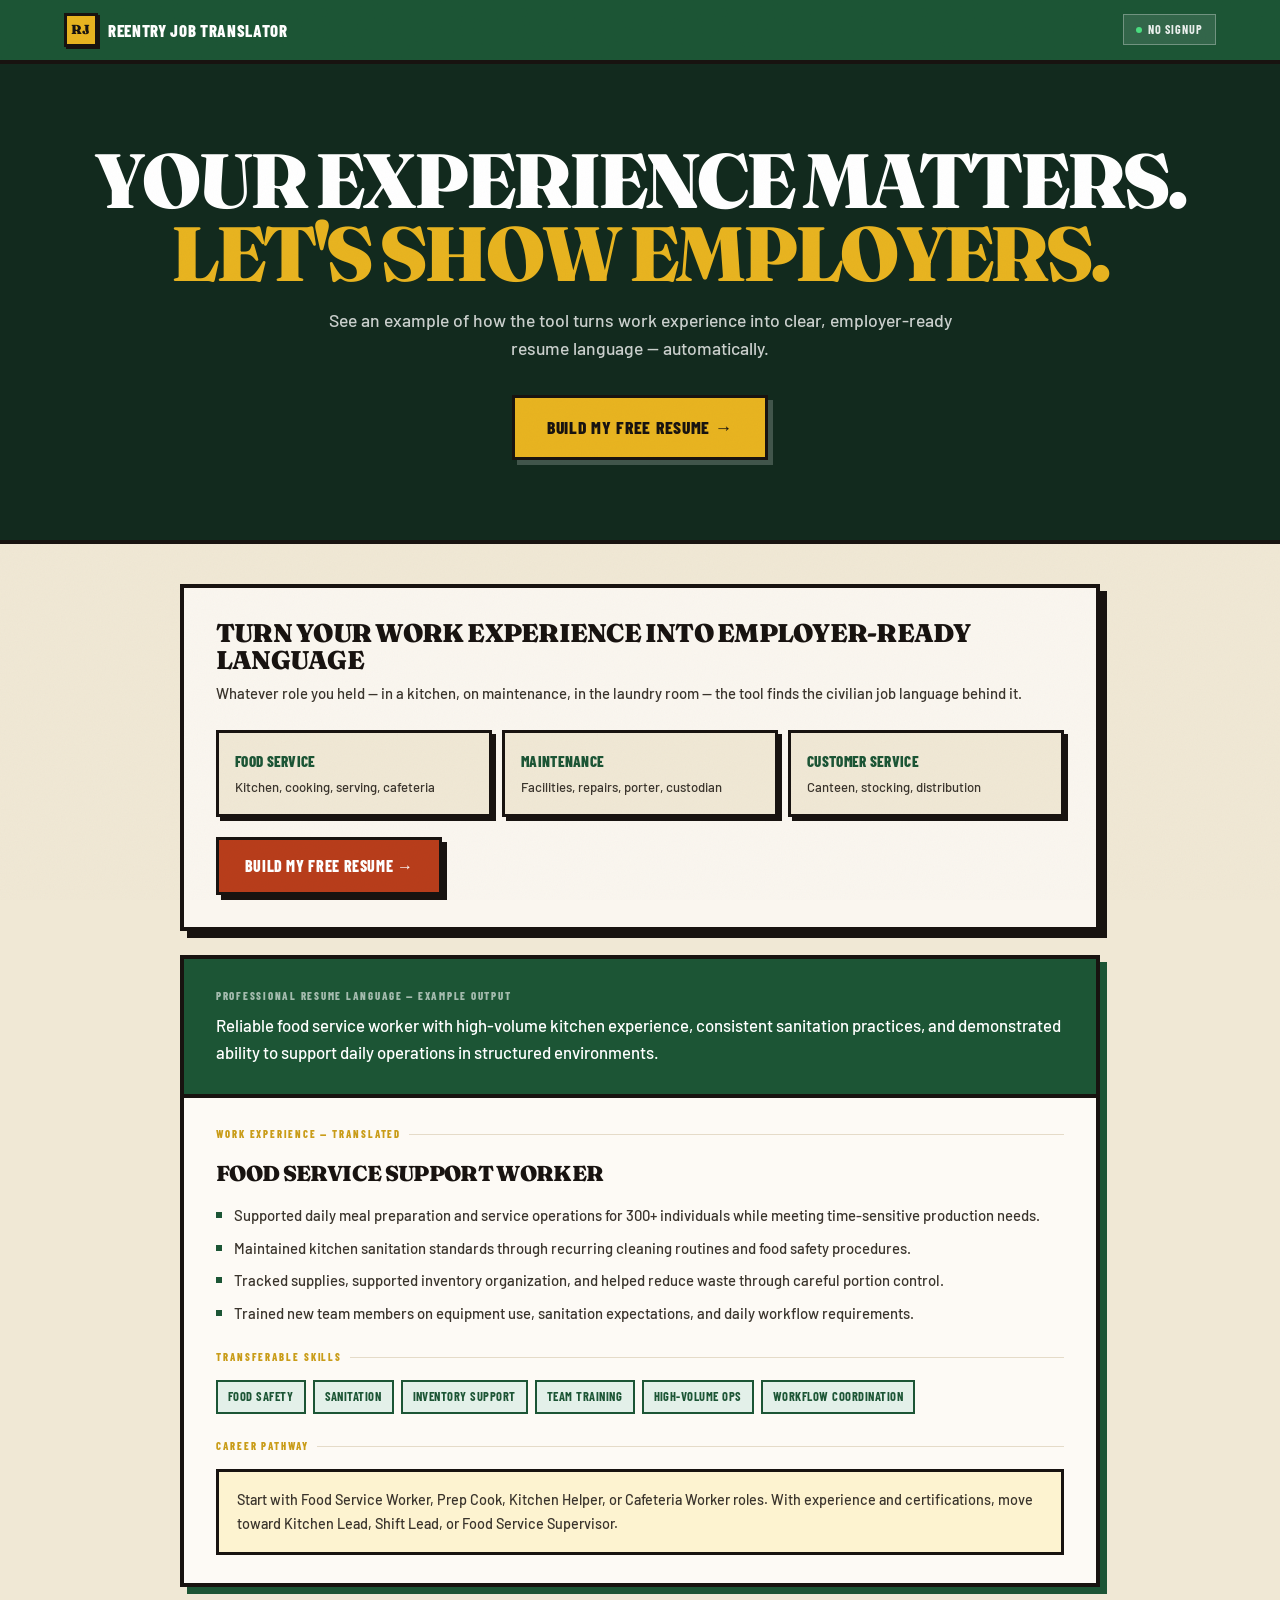
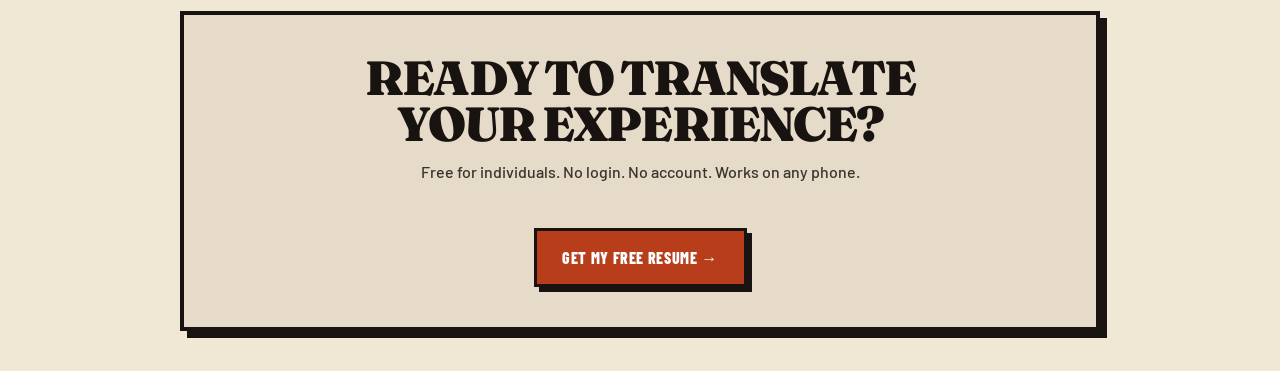
<file: resume_preview.html>
<!DOCTYPE html>
<html lang="en">
<head>
<meta charset="UTF-8">
<meta name="viewport" content="width=device-width, initial-scale=1.0">
<title>ReEntry Job Translator | Resume Preview</title>
<link rel="preconnect" href="https://fonts.googleapis.com">
<link rel="preconnect" href="https://fonts.gstatic.com" crossorigin>
<link href="https://fonts.googleapis.com/css2?family=Barlow:wght@400;500;600;700&family=Barlow+Condensed:wght@500;600;700;800&family=Fraunces:ital,opsz,wght@0,9..144,400;0,9..144,700;0,9..144,900;1,9..144,400&display=swap" rel="stylesheet">
<style>
:root {
  --ink:        #181310;
  --ink-soft:   #3a342c;
  --cream:      #f0e8d5;
  --cream-alt:  #e5dbc8;
  --cream-card: #faf6ef;
  --white:      #fdfaf5;
  --green:      #1c5535;
  --green-mid:  #2a7a4e;
  --green-pale: #e3f0e9;
  --rust:       #b83d1b;
  --gold:       #c99c18;
  --gold-bright:#e8b420;
  --gold-pale:  #fdf3d0;
  --org-bg:     #122a1e;
}

*, *::before, *::after { box-sizing: border-box; margin: 0; padding: 0; }
html { scroll-behavior: smooth; }

body {
  font-family: 'Barlow', Arial, sans-serif;
  background: var(--cream);
  color: var(--ink);
  font-size: 16px;
  line-height: 1.58;
  -webkit-font-smoothing: antialiased;
  position: relative;
}

body::before {
  content: '';
  position: fixed;
  inset: 0;
  background-image: url("data:image/svg+xml,%3Csvg xmlns='http://www.w3.org/2000/svg' width='200' height='200'%3E%3Cfilter id='n'%3E%3CfeTurbulence type='fractalNoise' baseFrequency='0.75' numOctaves='4' stitchTiles='stitch'/%3E%3C/filter%3E%3Crect width='200' height='200' filter='url(%23n)' opacity='0.035'/%3E%3C/svg%3E");
  pointer-events: none;
  z-index: 9999;
  mix-blend-mode: multiply;
}

a { color: inherit; text-decoration: none; }
p { color: var(--ink-soft); font-weight: 500; }

h1, h2 {
  font-family: 'Fraunces', Georgia, serif;
  color: var(--ink);
  line-height: 0.96;
  letter-spacing: -0.04em;
  font-weight: 900;
  text-transform: uppercase;
}

h3 {
  font-family: 'Barlow Condensed', Arial Narrow, sans-serif;
  font-size: 1.1rem;
  font-weight: 800;
  text-transform: uppercase;
  letter-spacing: 0.02em;
  color: var(--ink);
}

/* ── Topbar ───────────────────────────────────────────────── */
.topbar {
  background: var(--green);
  padding: 0.8rem 5%;
  display: flex;
  justify-content: space-between;
  align-items: center;
  border-bottom: 4px solid var(--ink);
  position: sticky;
  top: 0;
  z-index: 100;
}

.topbar-brand {
  display: flex;
  align-items: center;
  gap: 10px;
  font-family: 'Barlow Condensed', Arial Narrow, sans-serif;
  font-size: 1.05rem;
  font-weight: 800;
  color: #fff;
  text-transform: uppercase;
  letter-spacing: 0.04em;
}

.topbar-mark {
  width: 34px;
  height: 34px;
  background: var(--gold-bright);
  border: 3px solid var(--ink);
  display: flex;
  align-items: center;
  justify-content: center;
  font-family: 'Fraunces', Georgia, serif;
  font-size: 0.82rem;
  font-weight: 900;
  color: var(--ink);
  box-shadow: 2px 2px 0 var(--ink);
}

.topbar-pill {
  font-family: 'Barlow Condensed', Arial Narrow, sans-serif;
  font-size: 0.76rem;
  font-weight: 700;
  letter-spacing: 0.08em;
  text-transform: uppercase;
  background: rgba(255,255,255,0.1);
  border: 1.5px solid rgba(255,255,255,0.3);
  padding: 5px 12px;
  color: rgba(255,255,255,0.9);
  display: flex;
  align-items: center;
  gap: 6px;
}

.topbar-pill::before {
  content: '';
  width: 6px;
  height: 6px;
  background: #4ade80;
  border-radius: 50%;
}

/* ── Hero ─────────────────────────────────────────────────── */
.hero {
  background: var(--org-bg);
  color: white;
  padding: 5rem 5%;
  text-align: center;
  border-bottom: 4px solid var(--ink);
}

.hero h1 {
  font-size: clamp(2.4rem, 6vw, 5rem);
  color: #fff;
  margin-bottom: 1rem;
}

.hero h1 em {
  font-style: normal;
  color: var(--gold-bright);
}

.hero p {
  font-size: 1.1rem;
  color: rgba(255,255,255,0.78);
  max-width: 680px;
  margin: 0 auto 2rem;
  font-weight: 500;
}

.btn-hero {
  display: inline-flex;
  align-items: center;
  gap: 8px;
  background: var(--gold-bright);
  color: var(--ink);
  font-family: 'Barlow Condensed', Arial Narrow, sans-serif;
  font-size: 1.1rem;
  font-weight: 800;
  letter-spacing: 0.04em;
  text-transform: uppercase;
  padding: 1rem 2rem;
  border: 3.5px solid var(--ink);
  box-shadow: 5px 5px 0 rgba(255,255,255,0.2);
  transition: transform 0.1s, box-shadow 0.1s;
}

.btn-hero:hover {
  transform: translate(2px, 2px);
  box-shadow: 2px 2px 0 rgba(255,255,255,0.2);
}

/* ── Wrap ─────────────────────────────────────────────────── */
.wrap {
  max-width: 960px;
  margin: 2.5rem auto;
  padding: 0 1.25rem;
  display: flex;
  flex-direction: column;
  gap: 1.5rem;
}

/* ── Cards ────────────────────────────────────────────────── */
.card {
  background: var(--cream-card);
  border: 4px solid var(--ink);
  box-shadow: 7px 7px 0 var(--ink);
  padding: 2rem;
}

.card-title {
  font-family: 'Fraunces', Georgia, serif;
  font-size: 1.6rem;
  font-weight: 900;
  text-transform: uppercase;
  letter-spacing: -0.03em;
  color: var(--ink);
  margin-bottom: 0.5rem;
  line-height: 1.05;
}

.card-sub {
  font-size: 0.93rem;
  color: var(--ink-soft);
  line-height: 1.6;
  margin-bottom: 1.5rem;
  font-weight: 500;
}

/* Section label */
.section-label {
  font-family: 'Barlow Condensed', Arial Narrow, sans-serif;
  font-size: 0.68rem;
  font-weight: 800;
  letter-spacing: 0.16em;
  text-transform: uppercase;
  color: var(--gold);
  margin-bottom: 1rem;
  display: flex;
  align-items: center;
  gap: 8px;
  border-bottom: 1px solid var(--cream-alt);
  padding-bottom: 0.6rem;
}

/* Role grid */
.role-grid {
  display: grid;
  grid-template-columns: repeat(auto-fit, minmax(180px, 1fr));
  gap: 10px;
  margin-top: 1rem;
}

.role-card {
  border: 3px solid var(--ink);
  background: var(--cream);
  padding: 1rem;
  box-shadow: 4px 4px 0 var(--ink);
}

.role-card strong {
  font-family: 'Barlow Condensed', Arial Narrow, sans-serif;
  font-size: 0.95rem;
  font-weight: 800;
  text-transform: uppercase;
  letter-spacing: 0.02em;
  color: var(--green);
  display: block;
  margin-bottom: 4px;
}

.role-card p {
  font-size: 0.82rem;
  color: var(--ink-soft);
  font-weight: 500;
  margin: 0;
}

/* CTA link */
.btn-primary {
  display: inline-flex;
  align-items: center;
  gap: 8px;
  background: var(--rust);
  color: #fff;
  font-family: 'Barlow Condensed', Arial Narrow, sans-serif;
  font-size: 1rem;
  font-weight: 800;
  letter-spacing: 0.04em;
  text-transform: uppercase;
  padding: 0.85rem 1.6rem;
  border: 3.5px solid var(--ink);
  box-shadow: 5px 5px 0 var(--ink);
  margin-top: 1.25rem;
  cursor: pointer;
  transition: transform 0.1s, box-shadow 0.1s;
}

.btn-primary:hover {
  transform: translate(2px, 2px);
  box-shadow: 2px 2px 0 var(--ink);
}

/* ── Resume preview card ──────────────────────────────────── */
.resume-card {
  background: var(--white);
  border: 4px solid var(--ink);
  box-shadow: 7px 7px 0 var(--green);
  overflow: hidden;
}

.resume-head {
  background: var(--green);
  padding: 1.75rem 2rem;
  border-bottom: 4px solid var(--ink);
}

.resume-head-eyebrow {
  font-family: 'Barlow Condensed', Arial Narrow, sans-serif;
  font-size: 0.68rem;
  font-weight: 800;
  letter-spacing: 0.16em;
  text-transform: uppercase;
  color: rgba(255,255,255,0.6);
  margin-bottom: 0.5rem;
}

.resume-head h2 {
  font-family: 'Barlow', Arial, sans-serif;
  font-size: 1.05rem;
  font-weight: 500;
  color: #fff;
  line-height: 1.6;
  text-transform: none;
  letter-spacing: 0;
}

.resume-body {
  padding: 1.75rem 2rem;
}

.rs-label {
  font-family: 'Barlow Condensed', Arial Narrow, sans-serif;
  font-size: 0.66rem;
  font-weight: 800;
  letter-spacing: 0.18em;
  text-transform: uppercase;
  color: var(--gold);
  margin-bottom: 0.9rem;
  display: flex;
  align-items: center;
  gap: 8px;
}

.rs-label::after {
  content: '';
  flex: 1;
  height: 1px;
  background: var(--cream-alt);
}

.exp-title {
  font-family: 'Fraunces', Georgia, serif;
  font-size: 1.35rem;
  font-weight: 900;
  text-transform: uppercase;
  letter-spacing: -0.03em;
  color: var(--ink);
  margin-bottom: 0.75rem;
}

.bullet-list {
  list-style: none;
  padding: 0;
  margin: 0 0 1.5rem;
  display: flex;
  flex-direction: column;
  gap: 8px;
}

.bullet-list li {
  font-size: 0.93rem;
  color: var(--ink-soft);
  padding-left: 18px;
  position: relative;
  line-height: 1.65;
  font-weight: 500;
}

.bullet-list li::before {
  content: '';
  position: absolute;
  left: 0;
  top: 9px;
  width: 6px;
  height: 6px;
  background: var(--green);
}

.skills-wrap {
  display: flex;
  flex-wrap: wrap;
  gap: 7px;
  margin-bottom: 1.5rem;
}

.skill-chip {
  background: var(--green-pale);
  border: 2px solid var(--green);
  padding: 5px 10px;
  font-family: 'Barlow Condensed', Arial Narrow, sans-serif;
  font-size: 0.78rem;
  font-weight: 700;
  color: var(--green);
  text-transform: uppercase;
  letter-spacing: 0.04em;
}

.pathway-block {
  background: var(--gold-pale);
  border-left: 4px solid var(--gold-bright);
  border: 3px solid var(--ink);
  padding: 1rem 1.1rem;
  font-size: 0.9rem;
  color: var(--ink-soft);
  line-height: 1.65;
  font-weight: 500;
}

/* ── Final CTA ───────────────────────────────────────────── */
.final-cta {
  background: var(--cream-alt);
  border: 4px solid var(--ink);
  box-shadow: 7px 7px 0 var(--ink);
  padding: 2.5rem;
  text-align: center;
}

.final-cta h2 {
  font-size: clamp(1.8rem, 5vw, 3rem);
  margin-bottom: 0.75rem;
}

.final-cta p {
  max-width: 480px;
  margin: 0 auto 1.5rem;
  font-size: 1rem;
}

/* ── Responsive ───────────────────────────────────────────── */
@media (max-width: 600px) {
  .hero { padding: 3.5rem 5%; }
  .wrap { padding: 0 1rem; }
  .card, .resume-card, .final-cta { padding: 1.35rem; }
  .resume-body { padding: 1.25rem; }
  .role-grid { grid-template-columns: 1fr 1fr; }
}
</style>
</head>
<body>

<header class="topbar">
  <div class="topbar-brand">
    <div class="topbar-mark">RJ</div><a href="/index.html">
    ReEntry Job Translator</a>
  </div>
  <div class="topbar-pill">No signup</div>
</header>

<section class="hero">
  <h1>Your experience matters.<br><em>Let's show employers.</em></h1>
  <p>See an example of how the tool turns work experience into clear, employer-ready resume language — automatically.</p>
  <a class="btn-hero" href="resume.html">Build My Free Resume →</a>
</section>

<main class="wrap">

  <!-- What it translates -->
  <div class="card">
    <div class="card-title">Turn your work experience into employer-ready language</div>
    <p class="card-sub">Whatever role you held — in a kitchen, on maintenance, in the laundry room — the tool finds the civilian job language behind it.</p>
    <div class="role-grid">
      <div class="role-card">
        <strong>Food service</strong>
        <p>Kitchen, cooking, serving, cafeteria</p>
      </div>
      <div class="role-card">
        <strong>Maintenance</strong>
        <p>Facilities, repairs, porter, custodian</p>
      </div>
      <div class="role-card">
        <strong>Customer service</strong>
        <p>Canteen, stocking, distribution</p>
      </div>
    </div>
    <a href="resume.html" class="btn-primary">Build My Free Resume →</a>
  </div>

  <!-- Sample resume output -->
  <div class="resume-card" id="resume">
    <div class="resume-head">
      <div class="resume-head-eyebrow">Professional resume language — example output</div>
      <h2>Reliable food service worker with high-volume kitchen experience, consistent sanitation practices, and demonstrated ability to support daily operations in structured environments.</h2>
    </div>
    <div class="resume-body">

      <div class="rs-label">Work experience — translated</div>
      <div class="exp-title">Food Service Support Worker</div>
      <ul class="bullet-list">
        <li>Supported daily meal preparation and service operations for 300+ individuals while meeting time-sensitive production needs.</li>
        <li>Maintained kitchen sanitation standards through recurring cleaning routines and food safety procedures.</li>
        <li>Tracked supplies, supported inventory organization, and helped reduce waste through careful portion control.</li>
        <li>Trained new team members on equipment use, sanitation expectations, and daily workflow requirements.</li>
      </ul>

      <div class="rs-label">Transferable skills</div>
      <div class="skills-wrap" style="margin-bottom:1.5rem;">
        <span class="skill-chip">Food Safety</span>
        <span class="skill-chip">Sanitation</span>
        <span class="skill-chip">Inventory Support</span>
        <span class="skill-chip">Team Training</span>
        <span class="skill-chip">High-Volume Ops</span>
        <span class="skill-chip">Workflow Coordination</span>
      </div>

      <div class="rs-label">Career pathway</div>
      <div class="pathway-block">
        Start with Food Service Worker, Prep Cook, Kitchen Helper, or Cafeteria Worker roles. With experience and certifications, move toward Kitchen Lead, Shift Lead, or Food Service Supervisor.
      </div>

    </div>
  </div>

  <!-- Final CTA -->
  <div class="final-cta">
    <h2>Ready to translate<br>your experience?</h2>
    <p>Free for individuals. No login. No account. Works on any phone.</p>
    <a href="resume.html" class="btn-primary" style="display:inline-flex;">Get My Free Resume →</a>
  </div>

</main>

</body>
</html>
</file>
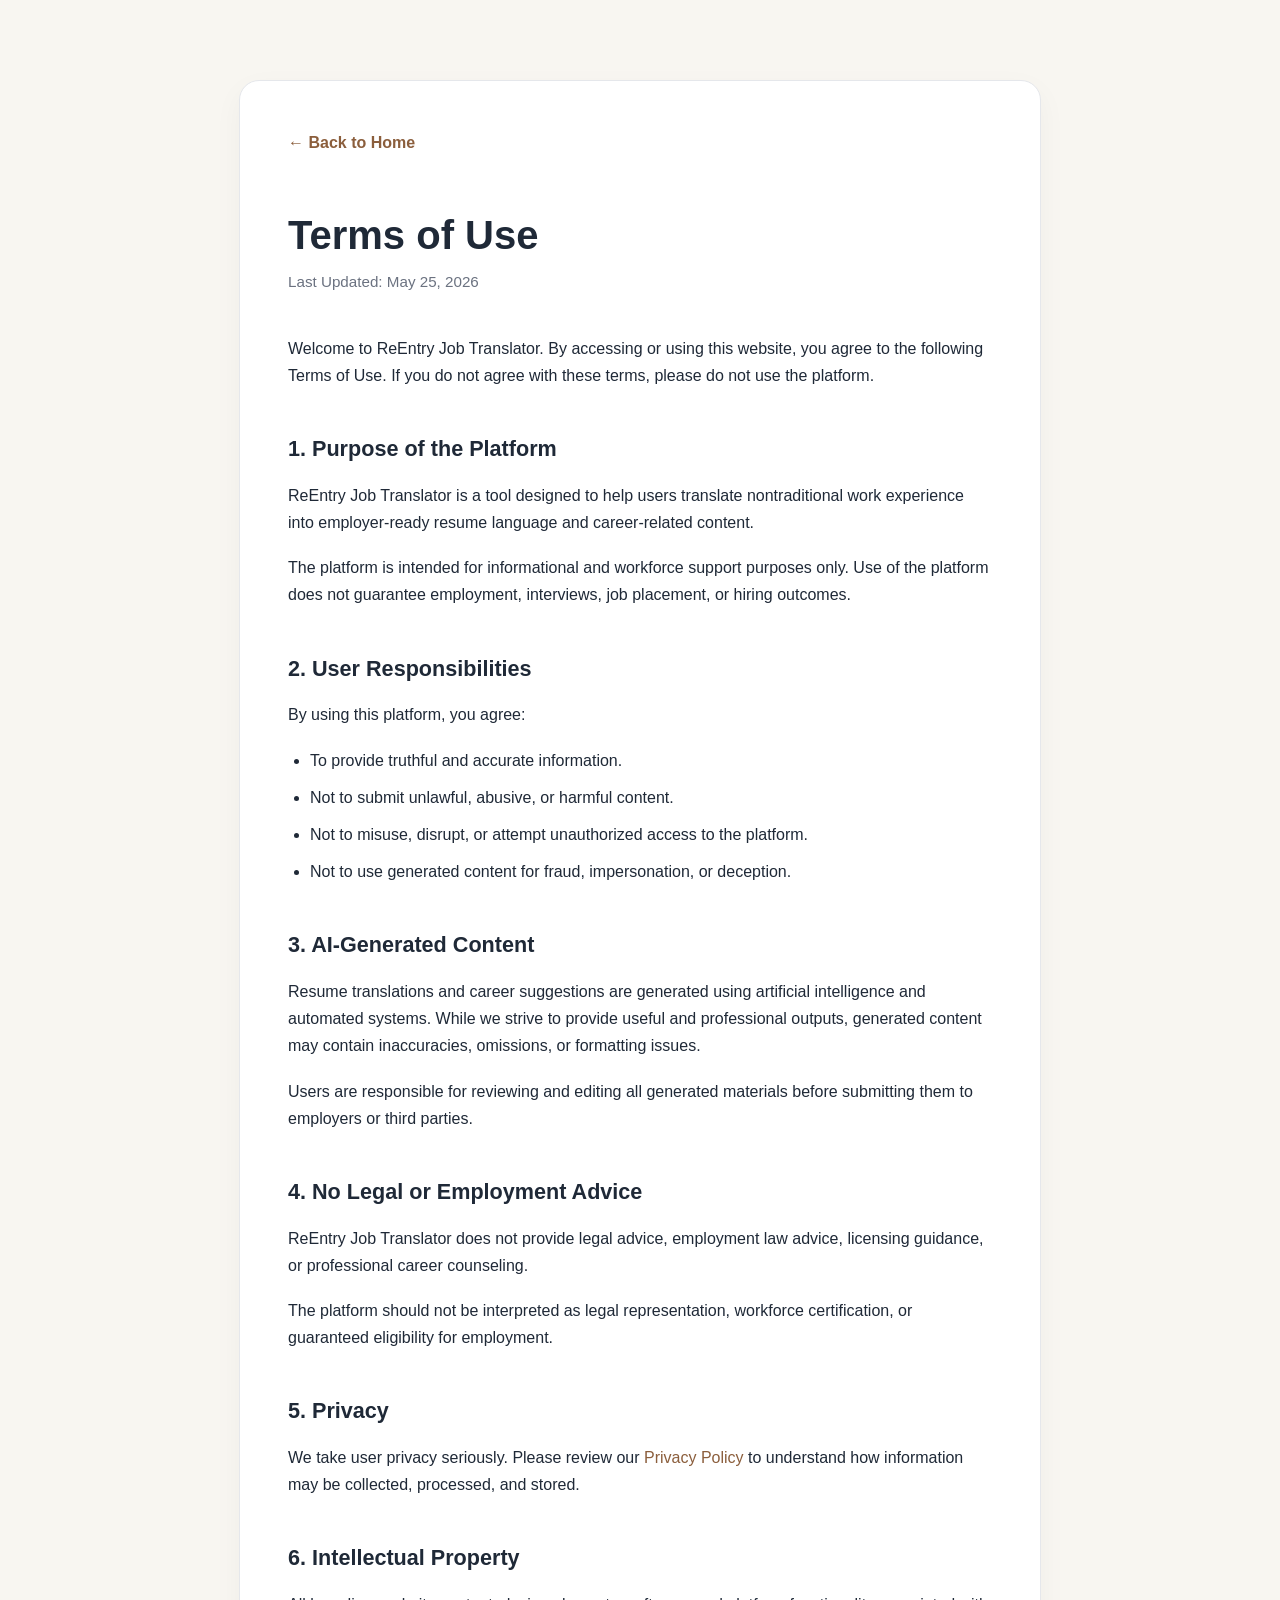
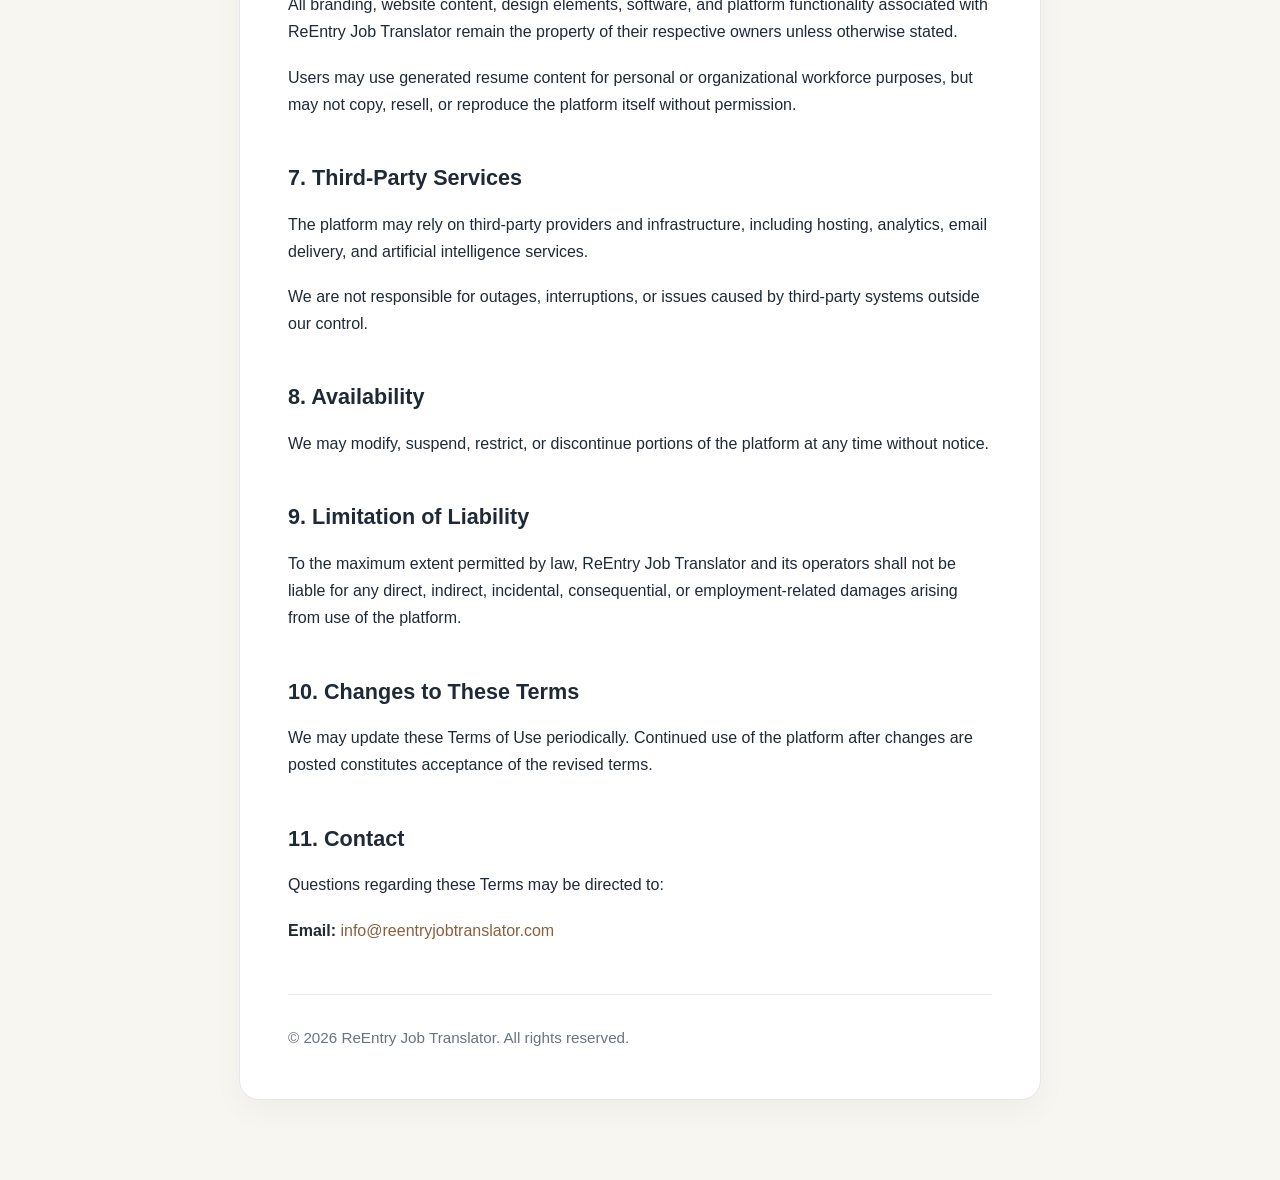
<file: terms.html>
<!DOCTYPE html>
<html lang="en">
<head>
  <meta charset="UTF-8" />
  <meta name="viewport" content="width=device-width, initial-scale=1.0" />

  <title>Terms of Use | ReEntry Job Translator</title>
  <meta
    name="description"
    content="Terms of Use for ReEntry Job Translator, an AI-powered resume translation platform for returning citizens and reentry organizations."
  />

  <style>
    :root {
      --bg: #f8f6f1;
      --card: #ffffff;
      --text: #1f2937;
      --muted: #6b7280;
      --border: #e5e7eb;
      --accent: #8b5e3c;
      --accent-dark: #6e472c;
      --max: 850px;
    }

    * {
      box-sizing: border-box;
    }

    body {
      margin: 0;
      font-family: Inter, Arial, sans-serif;
      background: var(--bg);
      color: var(--text);
      line-height: 1.7;
    }

    .wrapper {
      max-width: var(--max);
      margin: 0 auto;
      padding: 80px 24px;
    }

    .card {
      background: var(--card);
      border: 1px solid var(--border);
      border-radius: 20px;
      padding: 48px;
      box-shadow: 0 10px 30px rgba(0,0,0,0.04);
    }

    h1 {
      font-size: 2.5rem;
      margin-bottom: 12px;
      line-height: 1.1;
    }

    .updated {
      color: var(--muted);
      margin-bottom: 40px;
      font-size: 0.95rem;
    }

    h2 {
      margin-top: 42px;
      margin-bottom: 14px;
      font-size: 1.35rem;
    }

    p {
      margin: 0 0 18px;
    }

    ul {
      padding-left: 22px;
      margin-bottom: 20px;
    }

    li {
      margin-bottom: 10px;
    }

    a {
      color: var(--accent);
      text-decoration: none;
    }

    a:hover {
      color: var(--accent-dark);
      text-decoration: underline;
    }

    .top-link {
      display: inline-block;
      margin-bottom: 30px;
      font-weight: 600;
    }

    .footer {
      margin-top: 50px;
      padding-top: 30px;
      border-top: 1px solid var(--border);
      color: var(--muted);
      font-size: 0.95rem;
    }

    @media (max-width: 700px) {
      .card {
        padding: 32px 22px;
      }

      h1 {
        font-size: 2rem;
      }
    }
  </style>
</head>
<body>

  <div class="wrapper">
    <div class="card">

      <a class="top-link" href="/index.html">← Back to Home</a>

      <h1>Terms of Use</h1>

      <p class="updated">
        Last Updated: May 25, 2026
      </p>

      <p>
        Welcome to ReEntry Job Translator. By accessing or using this website,
        you agree to the following Terms of Use. If you do not agree with these
        terms, please do not use the platform.
      </p>

      <h2>1. Purpose of the Platform</h2>

      <p>
        ReEntry Job Translator is a tool designed to help users
        translate nontraditional work experience into employer-ready resume
        language and career-related content.
      </p>

      <p>
        The platform is intended for informational and workforce support
        purposes only. Use of the platform does not guarantee employment,
        interviews, job placement, or hiring outcomes.
      </p>

      <h2>2. User Responsibilities</h2>

      <p>
        By using this platform, you agree:
      </p>

      <ul>
        <li>To provide truthful and accurate information.</li>
        <li>Not to submit unlawful, abusive, or harmful content.</li>
        <li>Not to misuse, disrupt, or attempt unauthorized access to the platform.</li>
        <li>Not to use generated content for fraud, impersonation, or deception.</li>
      </ul>

      <h2>3. AI-Generated Content</h2>

      <p>
        Resume translations and career suggestions are generated using artificial
        intelligence and automated systems. While we strive to provide useful and
        professional outputs, generated content may contain inaccuracies,
        omissions, or formatting issues.
      </p>

      <p>
        Users are responsible for reviewing and editing all generated materials
        before submitting them to employers or third parties.
      </p>

      <h2>4. No Legal or Employment Advice</h2>

      <p>
        ReEntry Job Translator does not provide legal advice, employment law
        advice, licensing guidance, or professional career counseling.
      </p>

      <p>
        The platform should not be interpreted as legal representation,
        workforce certification, or guaranteed eligibility for employment.
      </p>

      <h2>5. Privacy</h2>

      <p>
        We take user privacy seriously. Please review our
        <a href="/privacy.html">Privacy Policy</a>
        to understand how information may be collected, processed, and stored.
      </p>

      <h2>6. Intellectual Property</h2>

      <p>
        All branding, website content, design elements, software, and platform
        functionality associated with ReEntry Job Translator remain the property
        of their respective owners unless otherwise stated.
      </p>

      <p>
        Users may use generated resume content for personal or organizational
        workforce purposes, but may not copy, resell, or reproduce the platform
        itself without permission.
      </p>

      <h2>7. Third-Party Services</h2>

      <p>
        The platform may rely on third-party providers and infrastructure,
        including hosting, analytics, email delivery, and artificial
        intelligence services.
      </p>

      <p>
        We are not responsible for outages, interruptions, or issues caused by
        third-party systems outside our control.
      </p>

      <h2>8. Availability</h2>

      <p>
        We may modify, suspend, restrict, or discontinue portions of the
        platform at any time without notice.
      </p>

      <h2>9. Limitation of Liability</h2>

      <p>
        To the maximum extent permitted by law, ReEntry Job Translator and its
        operators shall not be liable for any direct, indirect, incidental,
        consequential, or employment-related damages arising from use of the
        platform.
      </p>

      <h2>10. Changes to These Terms</h2>

      <p>
        We may update these Terms of Use periodically. Continued use of the
        platform after changes are posted constitutes acceptance of the revised
        terms.
      </p>

      <h2>11. Contact</h2>

      <p>
        Questions regarding these Terms may be directed to:
      </p>

      <p>
        <strong>Email:</strong>
        <a href="mailto:info@reentryjobtranslator.com">
          info@reentryjobtranslator.com
        </a>
      </p>

      <div class="footer">
        © 2026 ReEntry Job Translator. All rights reserved.
      </div>

    </div>
  </div>

</body>
</html>
</file>
